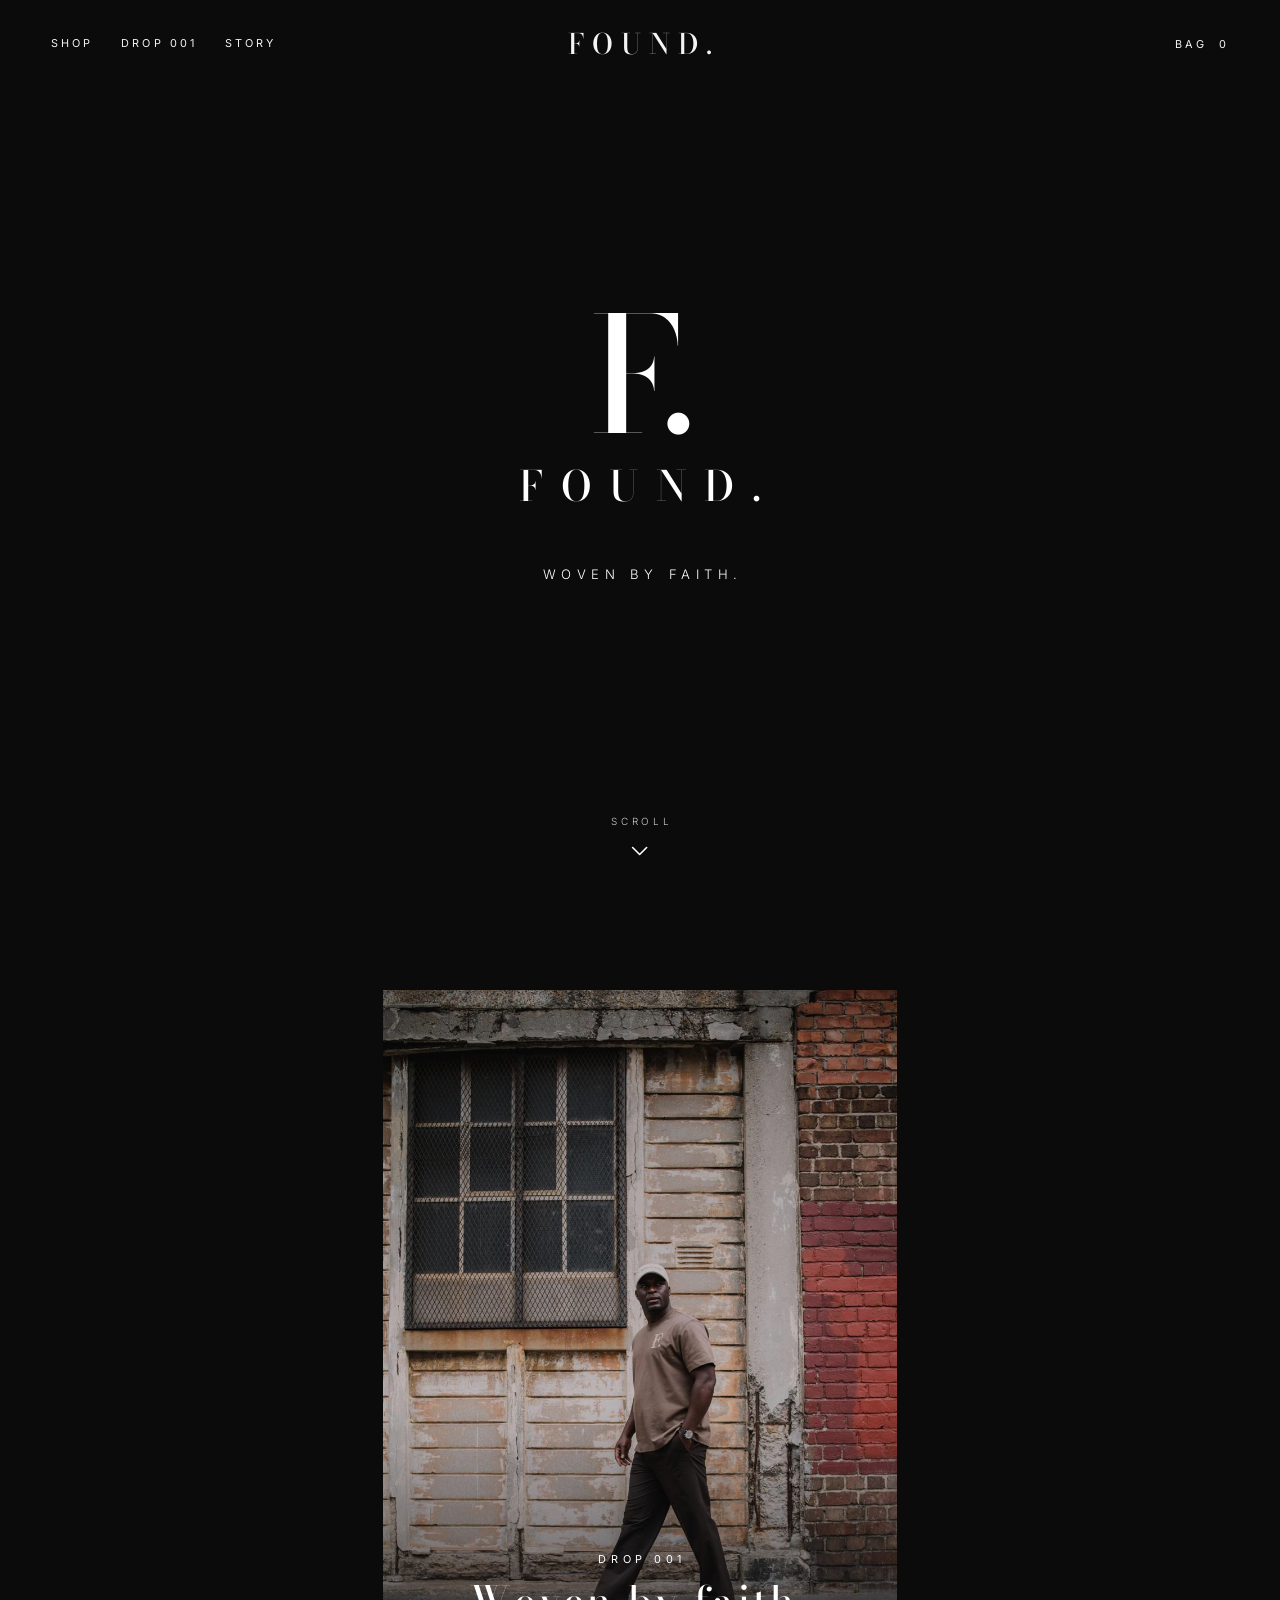
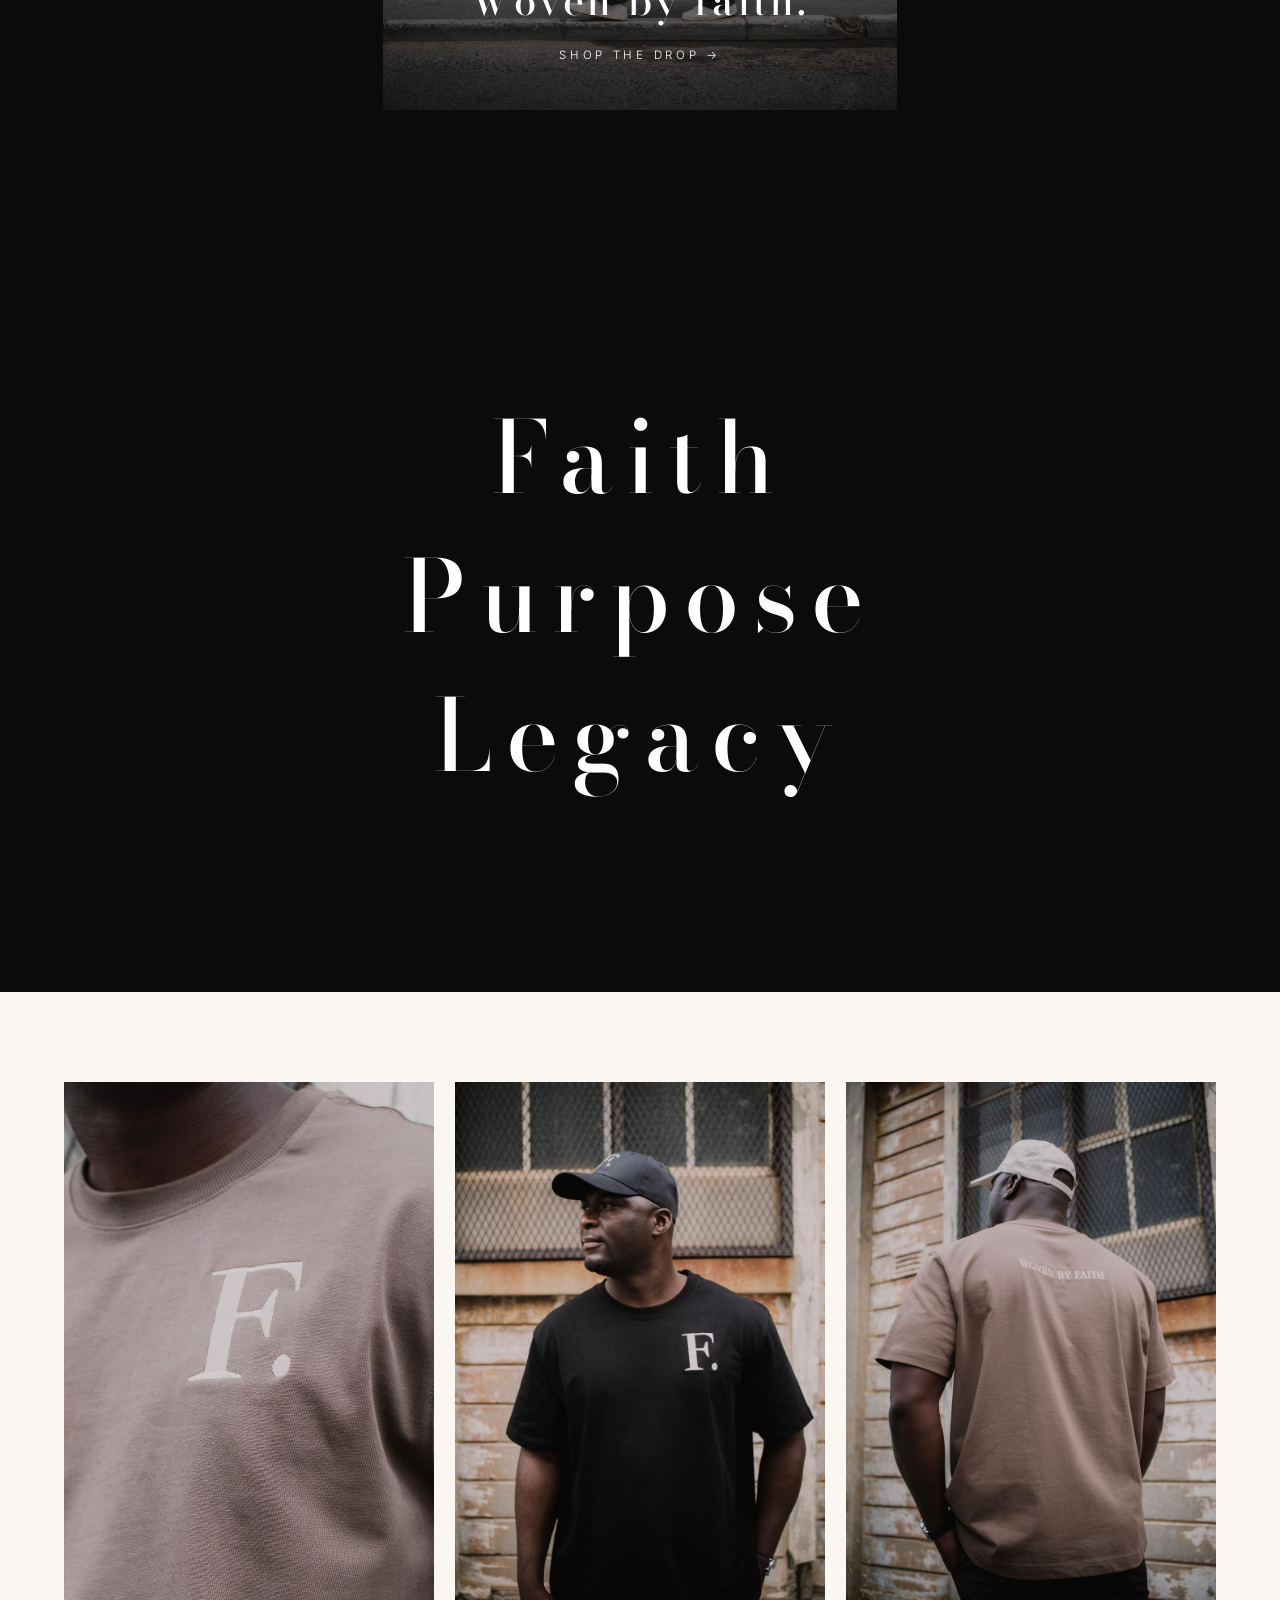
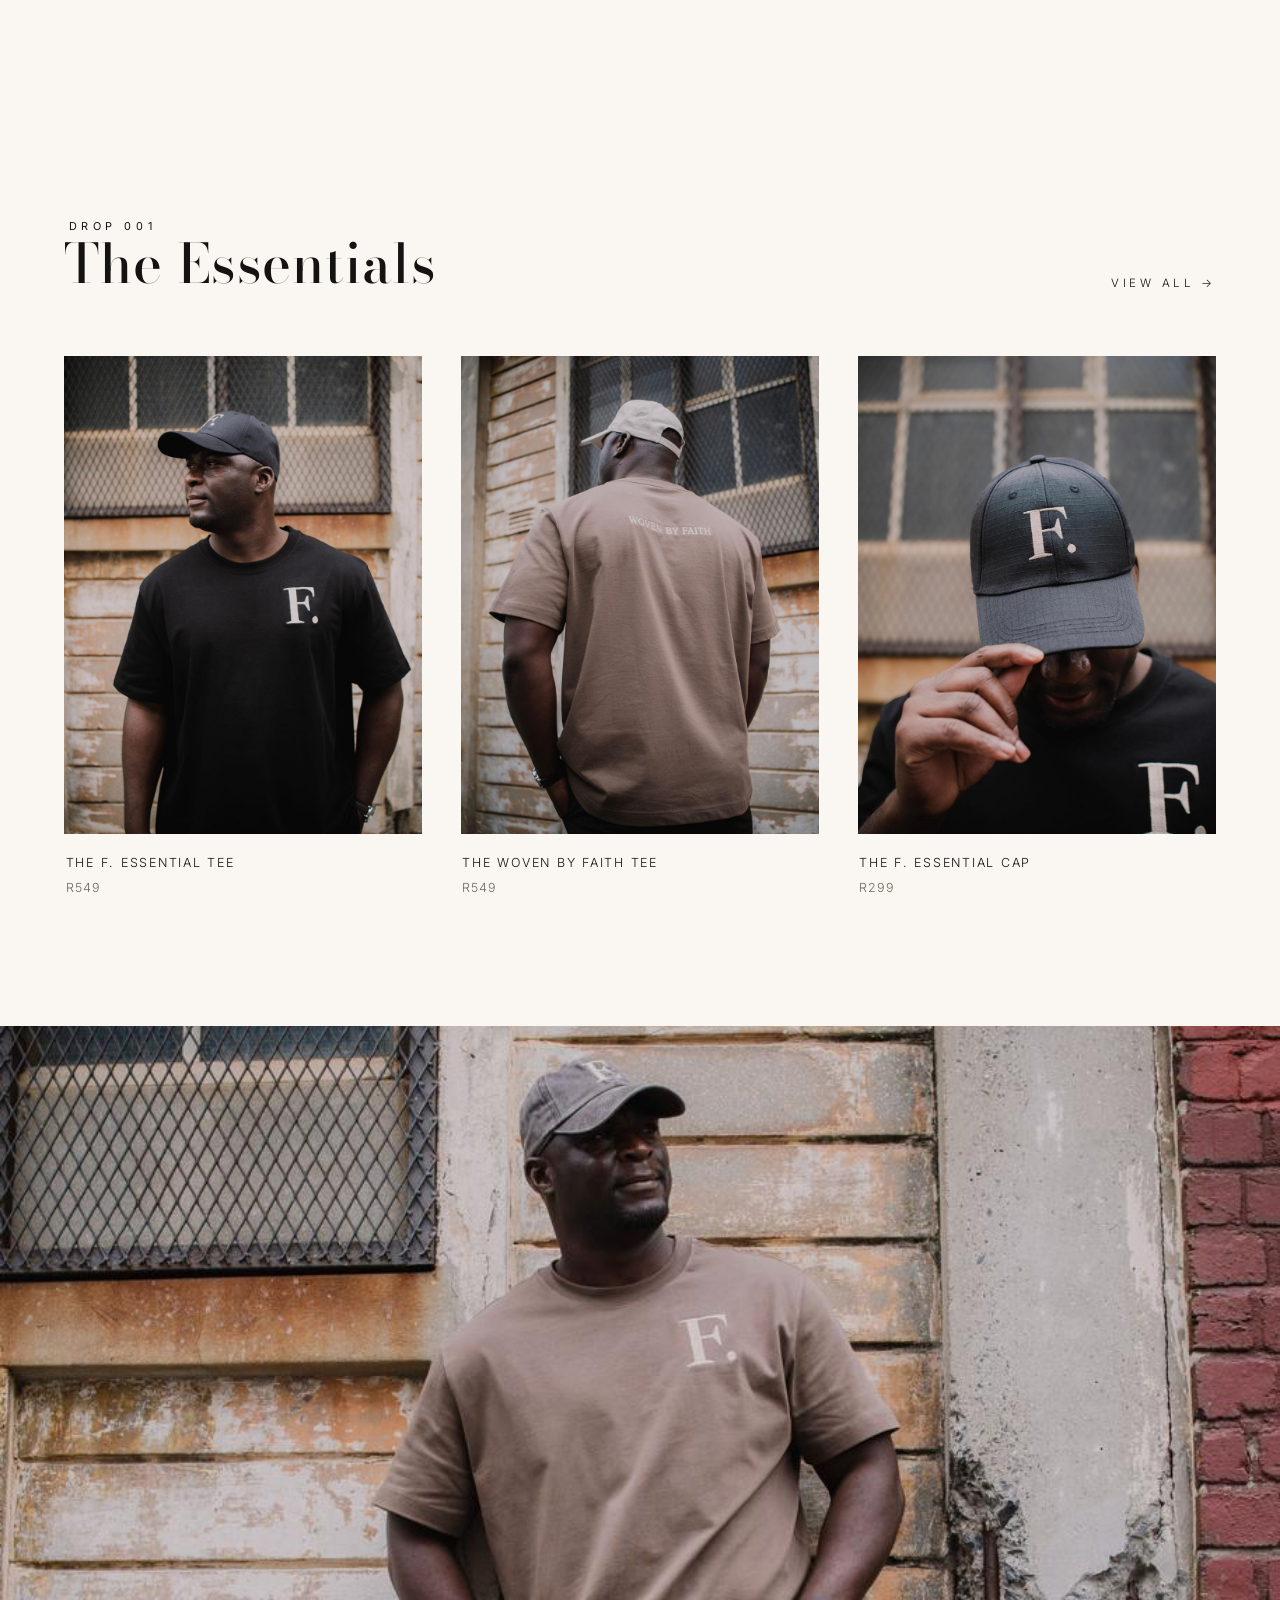
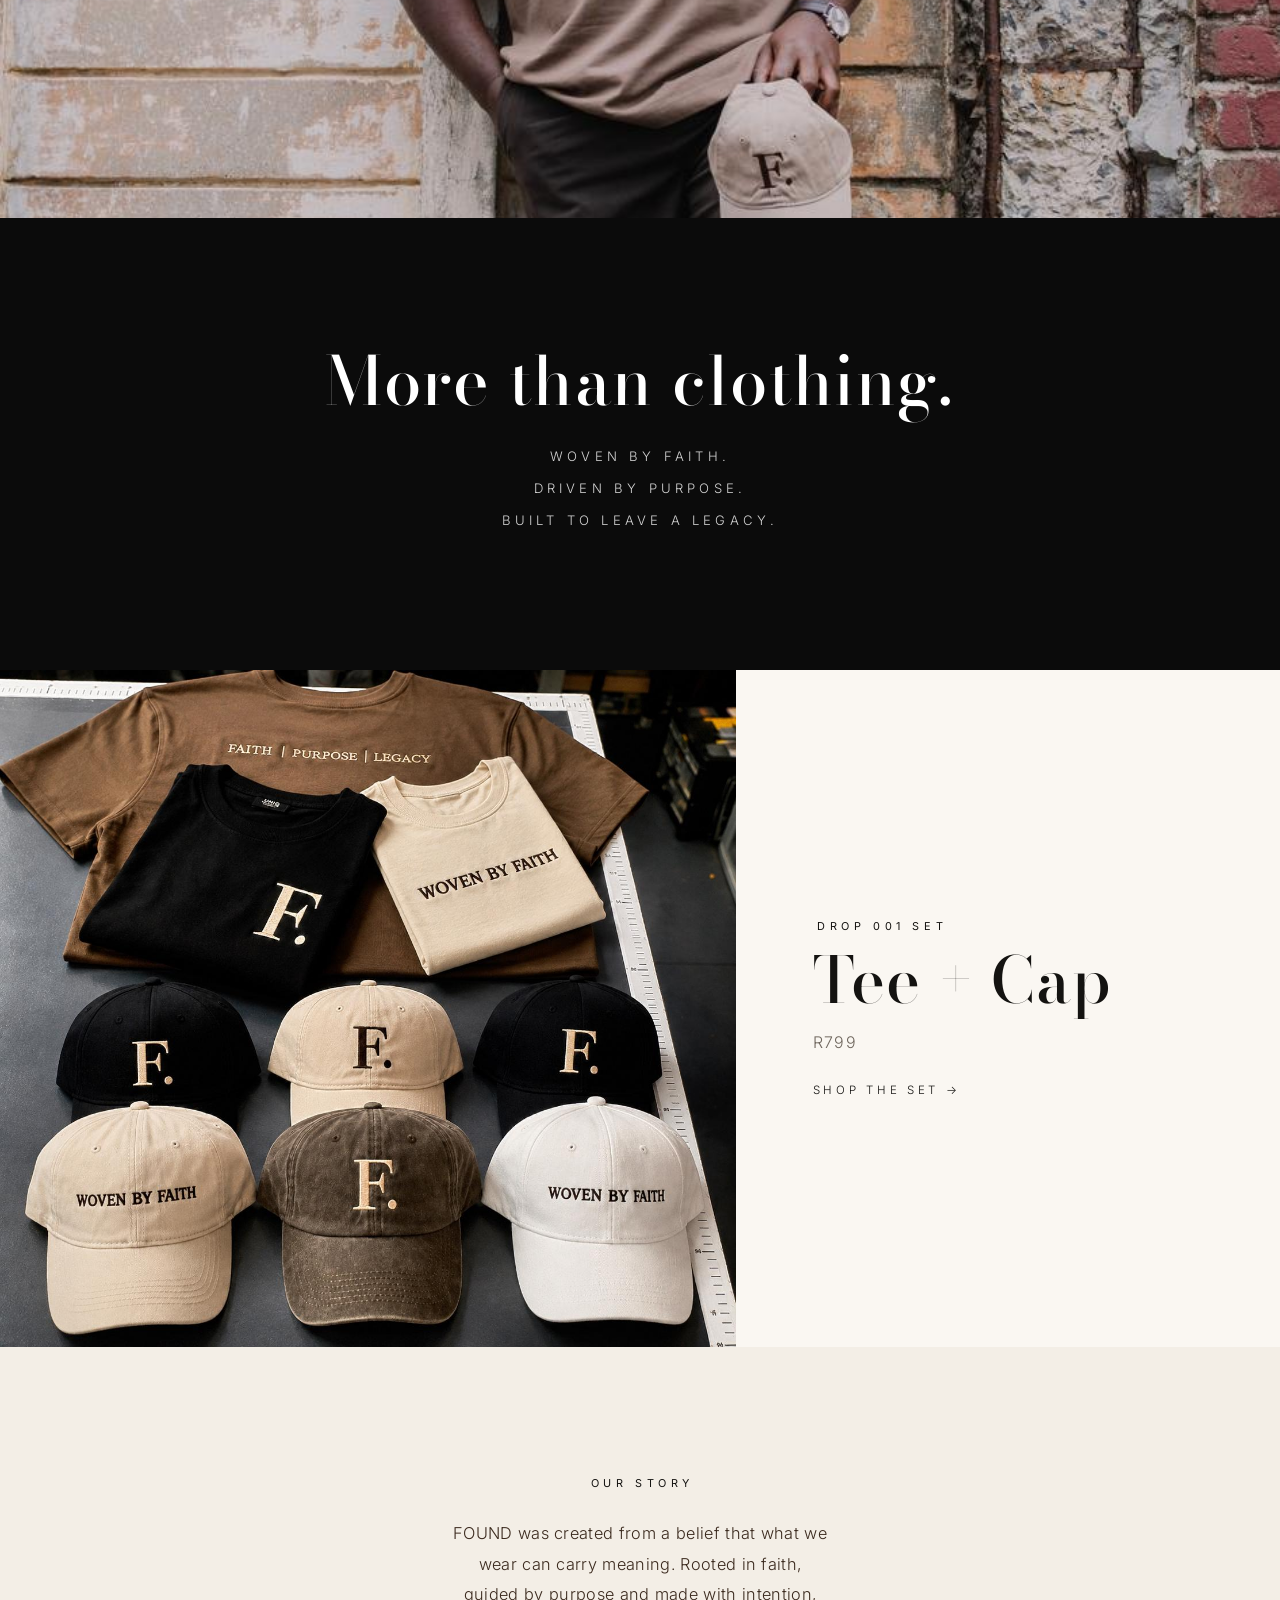
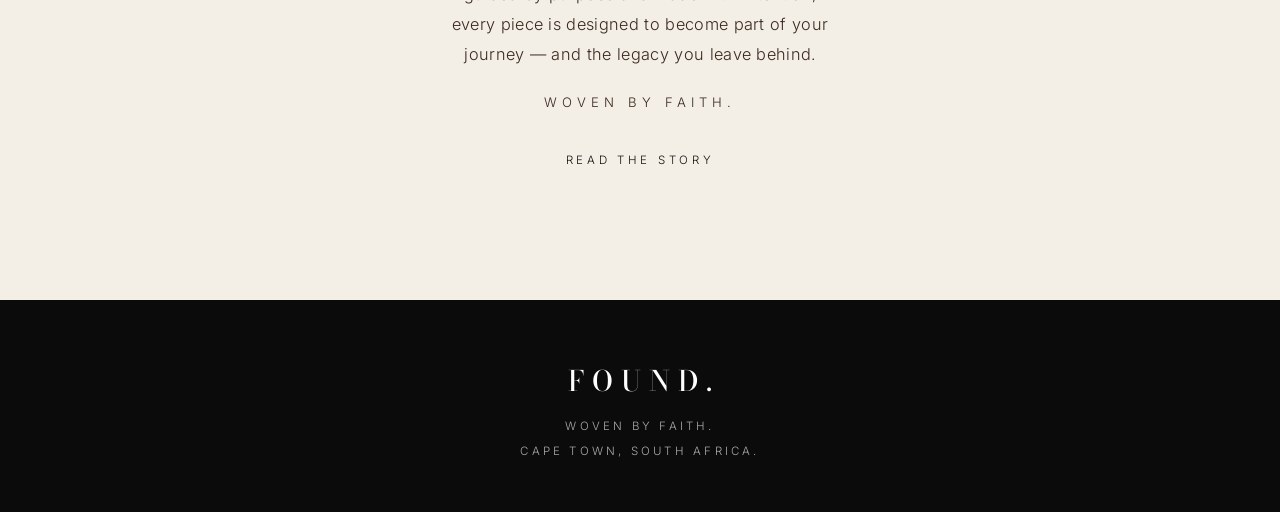
<file: index.html>
<!DOCTYPE html>
<html lang="en">
  <head>
    <meta charset="UTF-8" />
    <meta name="viewport" content="width=device-width, initial-scale=1.0" />
    <title>FOUND.</title>
    <meta
      name="description"
      content="FOUND. — Woven by faith. Driven by purpose. Built to leave a legacy. Drop 001."
    />
    <link rel="icon" href="assets/mark-f.jpg" />
    <link rel="preconnect" href="https://fonts.googleapis.com" />
    <link rel="preconnect" href="https://fonts.gstatic.com" crossorigin />
    <link
      href="https://fonts.googleapis.com/css2?family=Bodoni+Moda:ital,opsz,wght@0,6..96,500;0,6..96,600;1,6..96,500&family=Inter:wght@300;400;500&display=swap"
      rel="stylesheet"
    />
    <link rel="stylesheet" href="css/styles.css" />
  </head>
  <body class="is-locked">
    <div class="preloader" aria-hidden="true">
      <span class="preloader__mark">F.</span>
      <span class="preloader__name">FOUND.</span>
      <div class="preloader__bar"><span></span></div>
    </div>

    <header class="site-header">
      <div class="nav-left">
        <button class="menu-btn" type="button" data-open-menu>Menu</button>
        <a class="nav-link" href="shop.html">Shop</a>
        <a class="nav-link" href="#drop">Drop 001</a>
        <a class="nav-link" href="story.html">Story</a>
      </div>
      <a class="logo" href="index.html">FOUND.</a>
      <div class="nav-right">
        <button class="bag-btn" type="button" data-open-cart>
          Bag <span class="bag-count" data-bag-count>0</span>
        </button>
      </div>
    </header>

    <nav class="mobile-nav" aria-label="Mobile">
      <button class="mobile-close" type="button" data-close-menu>Close</button>
      <a href="index.html" data-close-menu>Home</a>
      <a href="shop.html">Shop</a>
      <a href="story.html">Story</a>
      <a href="#drop" data-close-menu>Drop 001</a>
    </nav>

    <main>
      <section class="intro">
        <div class="intro__lockup">
          <p class="intro__mark reveal">F.</p>
          <h1 class="intro__brand reveal reveal-delay-1">FOUND.</h1>
          <p class="intro__line reveal reveal-delay-3">Woven by faith.</p>
        </div>
        <a class="intro__scroll" href="#campaign" aria-label="Scroll to continue">
          <span>Scroll</span>
          <svg viewBox="0 0 24 24" aria-hidden="true">
            <path d="M6 9l6 6 6-6" />
          </svg>
        </a>
      </section>

      <section class="hero" id="campaign" aria-label="Campaign">
        <div class="hero__frame">
          <img
            src="images/WhatsApp%20Image%202026-09-03%20at%2008.32.07%20(2).jpeg"
            alt="FOUND Drop 001"
            fetchpriority="high"
          />
          <div class="hero__veil"></div>
          <div class="hero__content">
            <p class="eyebrow">Drop 001</p>
            <h2 class="display">Woven by faith.</h2>
            <a class="text-link" href="shop.html">Shop the drop →</a>
          </div>
        </div>
      </section>

      <section class="brand-statement" id="drop">
        <p class="in-view">Faith</p>
        <p class="in-view">Purpose</p>
        <p class="in-view">Legacy</p>
      </section>

      <section class="editorial-trio">
        <figure>
          <img
            src="images/WhatsApp%20Image%202026-09-03%20at%2008.32.07%20(1).jpeg"
            alt="The F. mark embroidered on the chest"
            loading="lazy"
          />
        </figure>
        <figure>
          <img
            src="images/black_tee_front.jpeg"
            alt="The F. Essential Tee in Black"
            loading="lazy"
          />
        </figure>
        <figure>
          <img
            src="images/WhatsApp%20Image%202026-09-03%20at%2008.32.07%20(3).jpeg"
            alt="Woven by faith embroidered across the back"
            loading="lazy"
          />
        </figure>
      </section>

      <section class="collection section-pad">
        <div class="collection__head">
          <div>
            <p class="eyebrow">Drop 001</p>
            <h2 class="display">The Essentials</h2>
          </div>
          <a class="text-link" href="shop.html">View all →</a>
        </div>
        <div class="product-grid" data-home-grid></div>
      </section>

      <section class="manifesto">
        <img
          src="images/WhatsApp%20Image%202026-09-03%20at%2008.32.07%20(5).jpeg"
          alt="FOUND Drop 001"
          loading="lazy"
        />
        <div class="manifesto__copy in-view">
          <h2 class="display">More than clothing.</h2>
          <p>Woven by faith.</p>
          <p>Driven by purpose.</p>
          <p>Built to leave a legacy.</p>
        </div>
      </section>

      <section class="drop-set">
        <img src="images/caps and tees.jpeg" alt="Drop 001 Set" loading="lazy" />
        <div class="drop-set__copy">
          <p class="eyebrow">Drop 001 Set</p>
          <h2 class="display">Tee + Cap</h2>
          <p class="drop-set__price">R799</p>
          <a class="text-link" href="product.html?id=drop-001-set">Shop the set →</a>
        </div>
      </section>

      <section class="story-band section-pad">
        <p class="eyebrow in-view">Our story</p>
        <p class="story-band__body in-view">
          FOUND was created from a belief that what we wear can carry meaning. Rooted in faith, guided by purpose and made with intention, every piece is designed to become part of your journey — and the legacy you leave behind.
        </p>
        <p class="lede in-view">Woven by Faith.</p>
        <a class="text-link in-view" href="story.html">Read the story</a>
      </section>

      <section class="join-chapter" hidden>
        <h2 class="display">Join the chapter</h2>
        <p>Be first when the next drop is released.</p>
        <form data-newsletter>
          <input type="email" required placeholder="Email address" aria-label="Email address" />
          <button type="submit">Enter</button>
        </form>
      </section>
    </main>

    <footer class="site-footer">
      <div class="footer-simple">
        <a class="logo" href="index.html">FOUND.</a>
        <p>Woven by faith.</p>
        <p>Cape Town, South Africa.</p>
      </div>
    </footer>

    <div class="cart-backdrop" data-close-cart></div>
    <aside class="cart" aria-label="Bag">
      <div class="cart-head">
        <h2>Bag</h2>
        <button type="button" data-close-cart>Close</button>
      </div>
      <div class="cart-body" data-cart-body></div>
      <div class="cart-foot" data-cart-foot hidden>
        <div class="cart-subtotal">
          <span>Subtotal</span>
          <span data-subtotal>R0</span>
        </div>
        <a class="checkout-btn" href="checkout.html">Checkout</a>
        <p class="checkout-note">Bank transfer only. Delivery is added at checkout.</p>
      </div>
    </aside>

    <script src="js/config.js"></script>
    <script src="js/app.js"></script>
  </body>
</html>
</file>
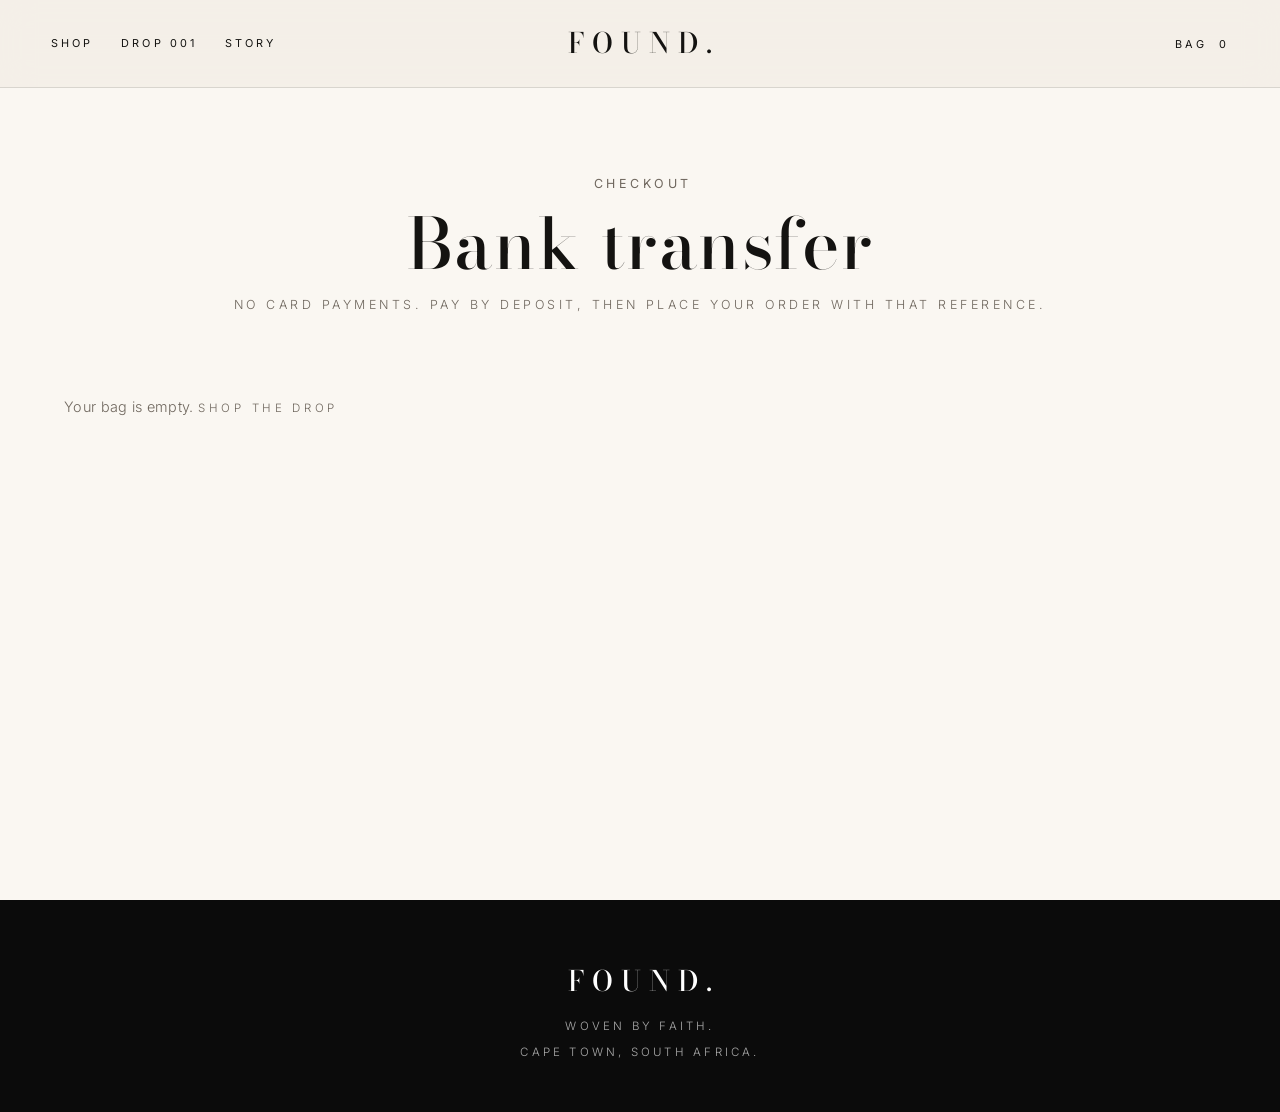
<file: checkout.html>
<!DOCTYPE html>
<html lang="en">
  <head>
    <meta charset="UTF-8" />
    <meta name="viewport" content="width=device-width, initial-scale=1.0" />
    <title>Checkout — FOUND.</title>
    <meta name="description" content="Place a FOUND. order by bank transfer." />
    <link rel="icon" href="assets/mark-f.jpg" />
    <link rel="preconnect" href="https://fonts.googleapis.com" />
    <link rel="preconnect" href="https://fonts.gstatic.com" crossorigin />
    <link
      href="https://fonts.googleapis.com/css2?family=Bodoni+Moda:ital,opsz,wght@0,6..96,500;0,6..96,600;1,6..96,500&family=Inter:wght@300;400;500&display=swap"
      rel="stylesheet"
    />
    <link rel="stylesheet" href="css/styles.css" />
  </head>
  <body>
    <header class="site-header" data-solid="true">
      <div class="nav-left">
        <button class="menu-btn" type="button" data-open-menu>Menu</button>
        <a class="nav-link" href="shop.html">Shop</a>
        <a class="nav-link" href="index.html#drop">Drop 001</a>
        <a class="nav-link" href="story.html">Story</a>
      </div>
      <a class="logo" href="index.html">FOUND.</a>
      <div class="nav-right">
        <button class="bag-btn" type="button" data-open-cart>
          Bag <span class="bag-count" data-bag-count>0</span>
        </button>
      </div>
    </header>

    <nav class="mobile-nav" aria-label="Mobile">
      <button class="mobile-close" type="button" data-close-menu>Close</button>
      <a href="index.html">Home</a>
      <a href="shop.html">Shop</a>
      <a href="story.html">Story</a>
    </nav>

    <main class="checkout-page">
      <header class="page-hero">
        <p class="eyebrow">Checkout</p>
        <h1 class="display">Bank transfer</h1>
        <p>No card payments. Pay by deposit, then place your order with that reference.</p>
      </header>

      <div class="checkout-layout" data-checkout-app>
        <form class="checkout-panel" data-order-form novalidate>
          <section>
            <h2>Delivery</h2>
            <div class="field-grid">
              <label>
                First name
                <input type="text" name="firstName" required autocomplete="given-name" />
              </label>
              <label>
                Surname
                <input type="text" name="lastName" required autocomplete="family-name" />
              </label>
              <label class="span-2">
                Email
                <input type="email" name="email" required autocomplete="email" />
              </label>
              <label class="span-2">
                Phone
                <input type="tel" name="phone" required autocomplete="tel" />
              </label>
              <label class="span-2">
                Street address
                <input type="text" name="address" required autocomplete="street-address" />
              </label>
              <label>
                City
                <input type="text" name="city" required autocomplete="address-level2" />
              </label>
              <label>
                Province
                <select name="province" required>
                  <option value="">Select</option>
                  <option>Eastern Cape</option>
                  <option>Free State</option>
                  <option>Gauteng</option>
                  <option>KwaZulu-Natal</option>
                  <option>Limpopo</option>
                  <option>Mpumalanga</option>
                  <option>North West</option>
                  <option>Northern Cape</option>
                  <option>Western Cape</option>
                </select>
              </label>
              <label>
                Postal code
                <input type="text" name="postal" required autocomplete="postal-code" />
              </label>
              <label>
                Country
                <input type="text" name="country" value="South Africa" required />
              </label>
              <label class="span-2">
                Order notes (optional)
                <textarea name="notes" rows="3" placeholder="Delivery notes"></textarea>
              </label>
            </div>
          </section>

          <section>
            <h2>Payment</h2>
            <div class="pay-method is-selected">
              <p class="pay-method__title">Bank transfer / bank deposit</p>
              <p class="pay-method__note">Cards are not accepted. Transfer the order total, then enter the reference you used.</p>
            </div>

            <dl class="bank-box" data-bank-box></dl>

            <p class="ref-guide">
              Use this format on the transfer:
              <strong data-ref-suggest>Name_Surname</strong>
              <button type="button" class="text-link" data-use-suggest>Use this reference</button>
            </p>

            <label class="ref-field">
              Bank reference you used
              <input
                type="text"
                name="reference"
                required
                minlength="3"
                autocomplete="off"
                placeholder="Name_Surname"
                data-reference
              />
            </label>
            <p class="ref-warn" data-ref-warn hidden>
              Enter the exact reference from your bank transfer before you can place the order. An incorrect reference can delay or dispute the order.
            </p>
            <p class="ref-hint">
              The reference must match the one on your deposit. We use it to find your payment.
            </p>
          </section>

          <p class="form-error" data-form-error hidden></p>
          <button class="add-btn" type="submit" data-place-order disabled>Place order</button>
        </form>

        <aside class="checkout-summary">
          <h2>Your bag</h2>
          <div data-checkout-items></div>
          <div class="summary-totals">
            <div class="summary-line">
              <span>Subtotal</span>
              <span data-checkout-subtotal>R0</span>
            </div>
            <div class="summary-line">
              <span>Delivery</span>
              <span data-checkout-delivery>R0</span>
            </div>
          </div>
          <div class="cart-subtotal">
            <span>Total</span>
            <span data-checkout-total>R0</span>
          </div>
          <p class="checkout-note" data-delivery-note></p>
          <p class="checkout-note">You will receive an email confirmation after placing the order.</p>
        </aside>
      </div>

      <section class="checkout-done" data-checkout-done hidden>
        <p class="eyebrow">Order received</p>
        <h2 class="display" data-done-id>Thank you.</h2>
        <p data-done-copy></p>
        <a class="text-link" href="shop.html">Continue</a>
      </section>
    </main>

    <footer class="site-footer">
      <div class="footer-simple">
        <a class="logo" href="index.html">FOUND.</a>
        <p>Woven by faith.</p>
        <p>Cape Town, South Africa.</p>
      </div>
    </footer>

    <div class="cart-backdrop" data-close-cart></div>
    <aside class="cart" aria-label="Bag">
      <div class="cart-head">
        <h2>Bag</h2>
        <button type="button" data-close-cart>Close</button>
      </div>
      <div class="cart-body" data-cart-body></div>
      <div class="cart-foot" data-cart-foot hidden>
        <div class="cart-subtotal">
          <span>Subtotal</span>
          <span data-subtotal>R0</span>
        </div>
        <a class="checkout-btn" href="checkout.html">Checkout</a>
        <p class="checkout-note">Bank transfer only. Delivery is added at checkout.</p>
      </div>
    </aside>

    <script src="js/config.js"></script>
    <script src="js/app.js"></script>
    <script src="js/checkout.js"></script>
  </body>
</html>
</file>
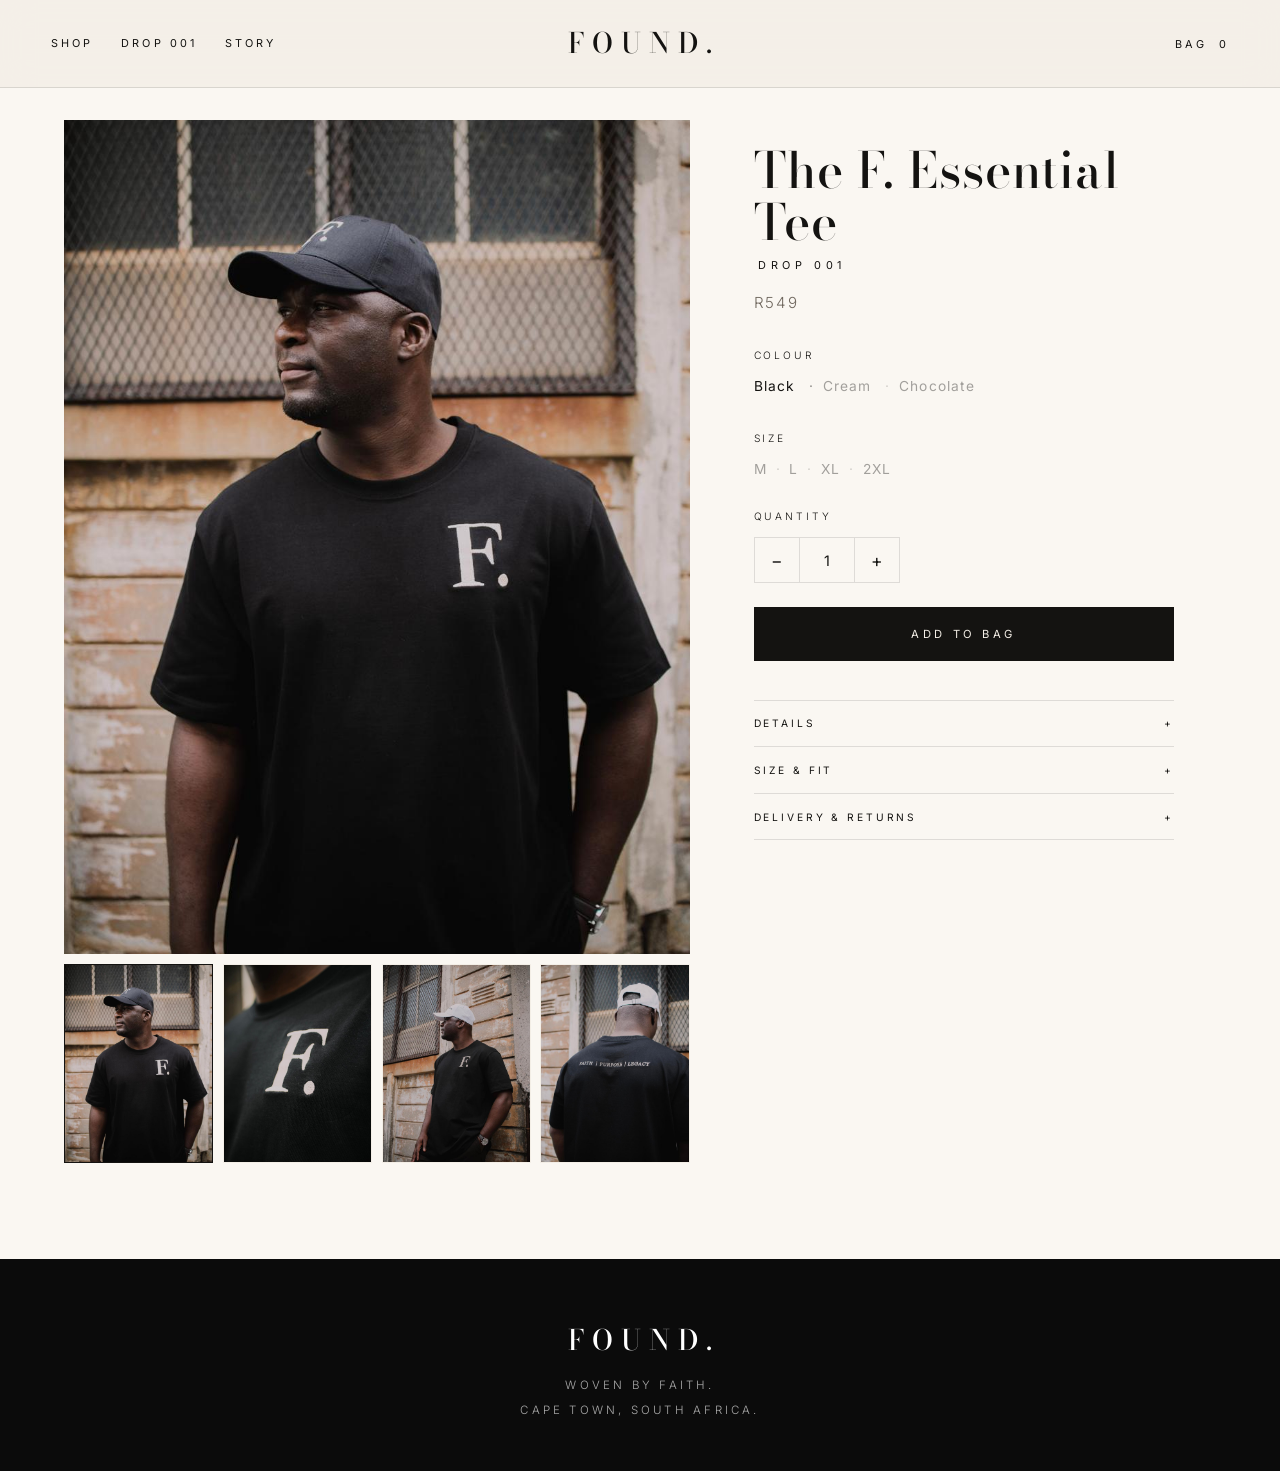
<file: product.html>
<!DOCTYPE html>
<html lang="en">
  <head>
    <meta charset="UTF-8" />
    <meta name="viewport" content="width=device-width, initial-scale=1.0" />
    <title>Product — FOUND.</title>
    <meta name="description" content="Drop 001 from FOUND." />
    <link rel="icon" href="assets/mark-f.jpg" />
    <link rel="preconnect" href="https://fonts.googleapis.com" />
    <link rel="preconnect" href="https://fonts.gstatic.com" crossorigin />
    <link
      href="https://fonts.googleapis.com/css2?family=Bodoni+Moda:ital,opsz,wght@0,6..96,500;0,6..96,600;1,6..96,500&family=Inter:wght@300;400;500&display=swap"
      rel="stylesheet"
    />
    <link rel="stylesheet" href="css/styles.css" />
  </head>
  <body>
    <header class="site-header" data-solid="true">
      <div class="nav-left">
        <button class="menu-btn" type="button" data-open-menu>Menu</button>
        <a class="nav-link" href="shop.html">Shop</a>
        <a class="nav-link" href="index.html#drop">Drop 001</a>
        <a class="nav-link" href="story.html">Story</a>
      </div>
      <a class="logo" href="index.html">FOUND.</a>
      <div class="nav-right">
        <button class="bag-btn" type="button" data-open-cart>
          Bag <span class="bag-count" data-bag-count>0</span>
        </button>
      </div>
    </header>

    <nav class="mobile-nav" aria-label="Mobile">
      <button class="mobile-close" type="button" data-close-menu>Close</button>
      <a href="index.html">Home</a>
      <a href="shop.html">Shop</a>
      <a href="story.html">Story</a>
    </nav>

    <main class="pdp" data-pdp>
      <div class="pdp-gallery">
        <div class="pdp-gallery__main">
          <img data-pdp-main src="images/black_tee_front.jpeg" alt="" />
        </div>
        <div class="pdp-thumbs" data-pdp-thumbs></div>
      </div>
      <div class="pdp-info">
        <h1 class="display" data-pdp-name>The F. Essential Tee</h1>
        <p class="eyebrow" data-pdp-drop>Drop 001</p>
        <p class="pdp-price" data-pdp-price>R549</p>

        <div class="color-row">
          <p>Colour</p>
          <div class="color-options" data-color-options></div>
        </div>

        <div class="size-row">
          <p>Size</p>
          <div class="size-options" data-size-options></div>
        </div>

        <div class="qty-row">
          <p>Quantity</p>
          <div class="qty-picker">
            <button type="button" data-pdp-qty="-1" aria-label="Decrease quantity">−</button>
            <input
              type="number"
              min="1"
              max="20"
              value="1"
              inputmode="numeric"
              data-pdp-qty-input
              aria-label="Quantity"
            />
            <button type="button" data-pdp-qty="1" aria-label="Increase quantity">+</button>
          </div>
        </div>

        <button class="add-btn" type="button" data-add>Add to bag</button>

        <div class="pdp-acc">
          <div class="pdp-acc__item" data-acc-item>
            <button type="button" data-acc>Details <span>+</span></button>
            <div class="pdp-acc__body" data-acc-details></div>
          </div>
          <div class="pdp-acc__item" data-acc-item>
            <button type="button" data-acc>Size &amp; Fit <span>+</span></button>
            <div class="pdp-acc__body" data-acc-fit></div>
          </div>
          <div class="pdp-acc__item" data-acc-item>
            <button type="button" data-acc>Delivery &amp; Returns <span>+</span></button>
            <div class="pdp-acc__body" data-acc-delivery></div>
          </div>
        </div>
      </div>
    </main>

    <footer class="site-footer">
      <div class="footer-simple">
        <a class="logo" href="index.html">FOUND.</a>
        <p>Woven by faith.</p>
        <p>Cape Town, South Africa.</p>
      </div>
    </footer>

    <div class="cart-backdrop" data-close-cart></div>
    <aside class="cart" aria-label="Bag">
      <div class="cart-head">
        <h2>Bag</h2>
        <button type="button" data-close-cart>Close</button>
      </div>
      <div class="cart-body" data-cart-body></div>
      <div class="cart-foot" data-cart-foot hidden>
        <div class="cart-subtotal">
          <span>Subtotal</span>
          <span data-subtotal>R0</span>
        </div>
        <a class="checkout-btn" href="checkout.html">Checkout</a>
        <p class="checkout-note">Bank transfer only. Delivery is added at checkout.</p>
      </div>
    </aside>

    <script src="js/config.js"></script>
    <script src="js/app.js"></script>
  </body>
</html>
</file>
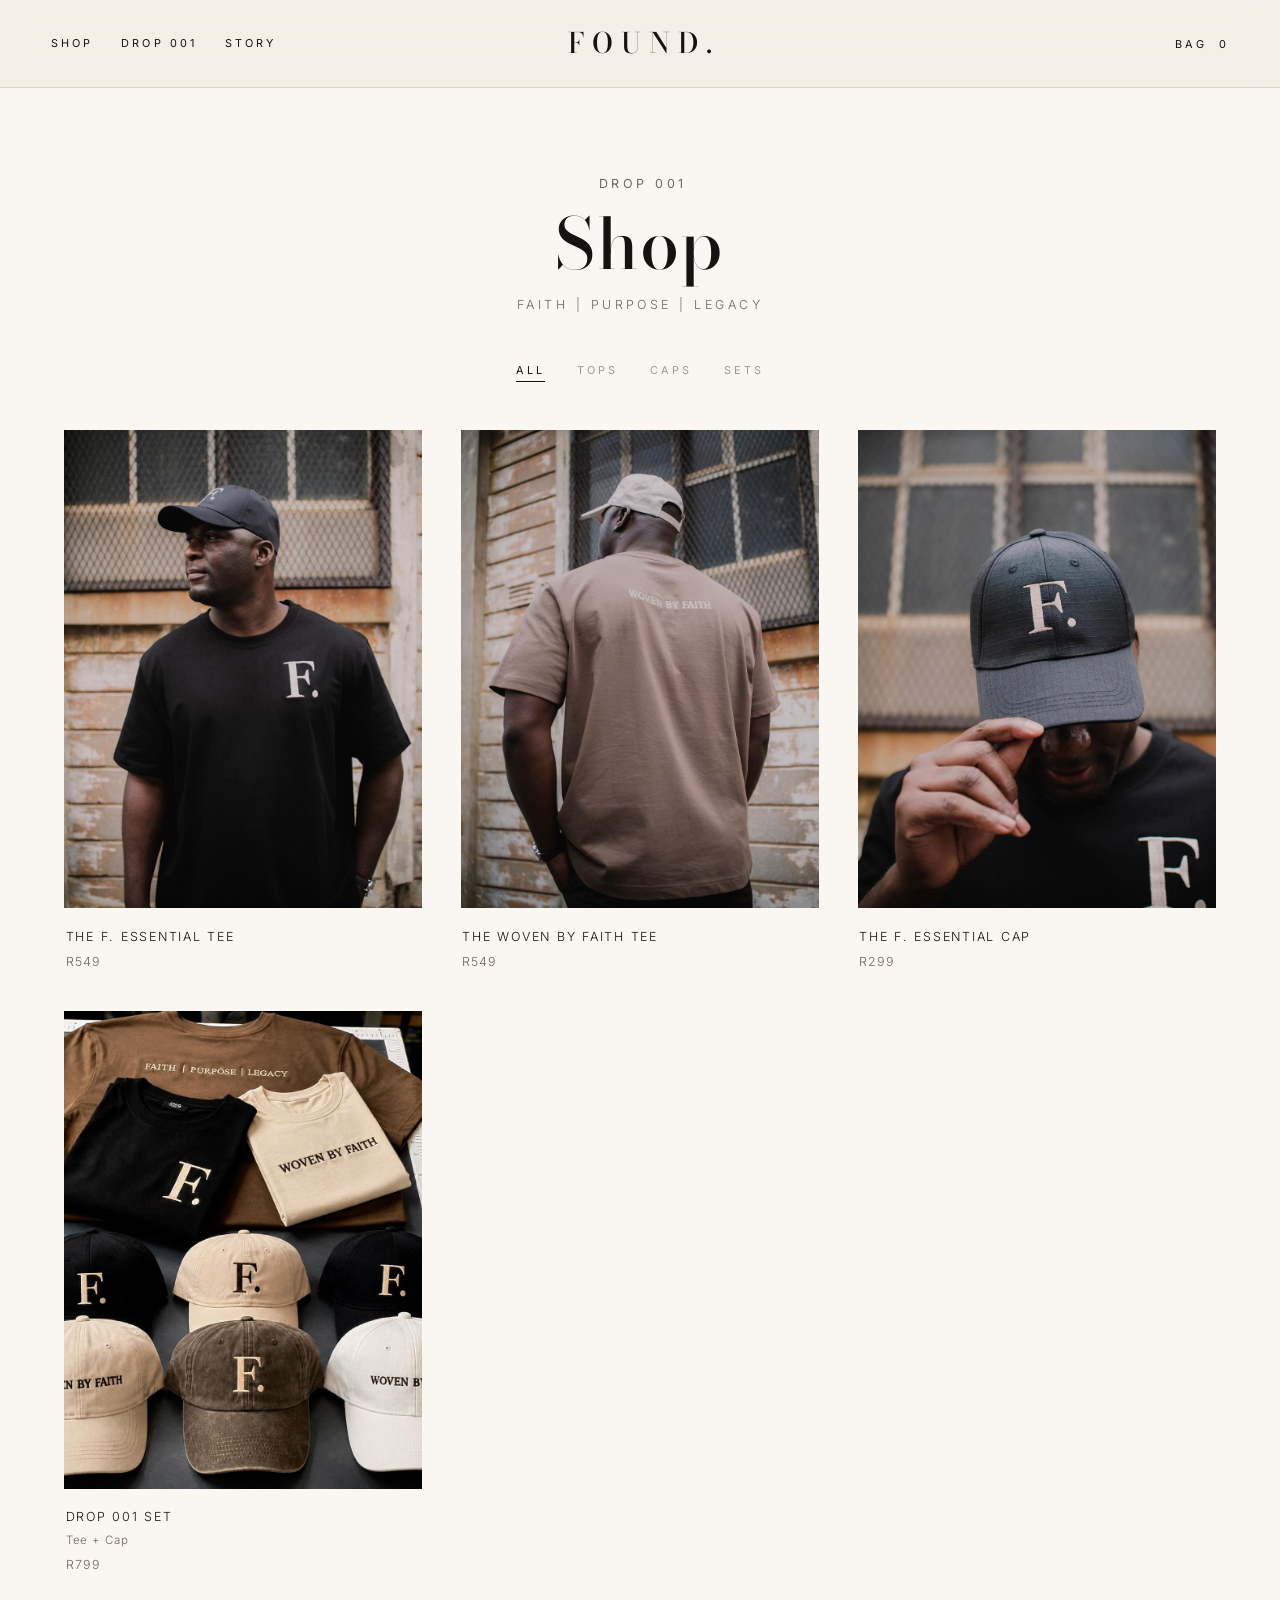
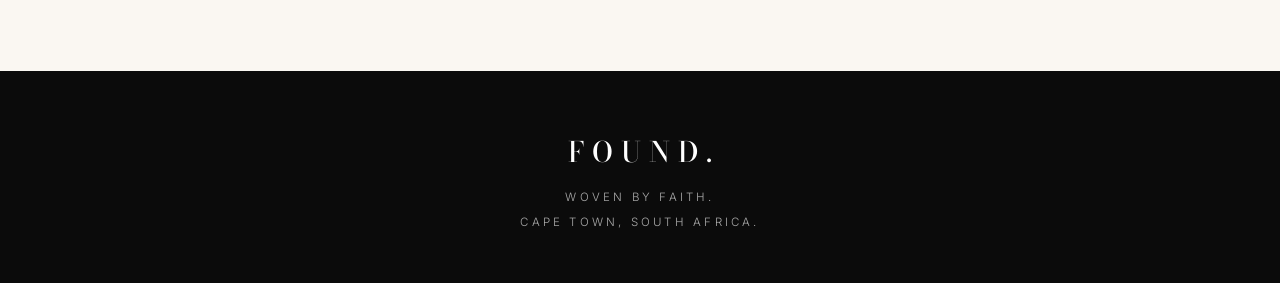
<file: shop.html>
<!DOCTYPE html>
<html lang="en">
  <head>
    <meta charset="UTF-8" />
    <meta name="viewport" content="width=device-width, initial-scale=1.0" />
    <title>Shop — FOUND.</title>
    <meta name="description" content="Drop 001. The F. Essential Tee, The Woven By Faith Tee, The F. Essential Cap." />
    <link rel="icon" href="assets/mark-f.jpg" />
    <link rel="preconnect" href="https://fonts.googleapis.com" />
    <link rel="preconnect" href="https://fonts.gstatic.com" crossorigin />
    <link
      href="https://fonts.googleapis.com/css2?family=Bodoni+Moda:ital,opsz,wght@0,6..96,500;0,6..96,600;1,6..96,500&family=Inter:wght@300;400;500&display=swap"
      rel="stylesheet"
    />
    <link rel="stylesheet" href="css/styles.css" />
  </head>
  <body>
    <header class="site-header" data-solid="true">
      <div class="nav-left">
        <button class="menu-btn" type="button" data-open-menu>Menu</button>
        <a class="nav-link" href="shop.html">Shop</a>
        <a class="nav-link" href="index.html#drop">Drop 001</a>
        <a class="nav-link" href="story.html">Story</a>
      </div>
      <a class="logo" href="index.html">FOUND.</a>
      <div class="nav-right">
        <button class="bag-btn" type="button" data-open-cart>
          Bag <span class="bag-count" data-bag-count>0</span>
        </button>
      </div>
    </header>

    <nav class="mobile-nav" aria-label="Mobile">
      <button class="mobile-close" type="button" data-close-menu>Close</button>
      <a href="index.html">Home</a>
      <a href="shop.html">Shop</a>
      <a href="story.html">Story</a>
    </nav>

    <main class="shop-page">
      <header class="page-hero">
        <p class="eyebrow">Drop 001</p>
        <h1 class="display">Shop</h1>
        <p>Faith | Purpose | Legacy</p>
      </header>

      <div class="shop-toolbar">
        <button class="filter-btn is-active" type="button" data-filter="all">All</button>
        <button class="filter-btn" type="button" data-filter="tops">Tops</button>
        <button class="filter-btn" type="button" data-filter="accessories">Caps</button>
        <button class="filter-btn" type="button" data-filter="sets">Sets</button>
      </div>

      <section class="shop-grid">
        <div class="product-grid" data-shop-grid></div>
      </section>
    </main>

    <footer class="site-footer">
      <div class="footer-simple">
        <a class="logo" href="index.html">FOUND.</a>
        <p>Woven by faith.</p>
        <p>Cape Town, South Africa.</p>
      </div>
    </footer>

    <div class="cart-backdrop" data-close-cart></div>
    <aside class="cart" aria-label="Bag">
      <div class="cart-head">
        <h2>Bag</h2>
        <button type="button" data-close-cart>Close</button>
      </div>
      <div class="cart-body" data-cart-body></div>
      <div class="cart-foot" data-cart-foot hidden>
        <div class="cart-subtotal">
          <span>Subtotal</span>
          <span data-subtotal>R0</span>
        </div>
        <a class="checkout-btn" href="checkout.html">Checkout</a>
        <p class="checkout-note">Bank transfer only. Delivery is added at checkout.</p>
      </div>
    </aside>

    <script src="js/config.js"></script>
    <script src="js/app.js"></script>
  </body>
</html>
</file>
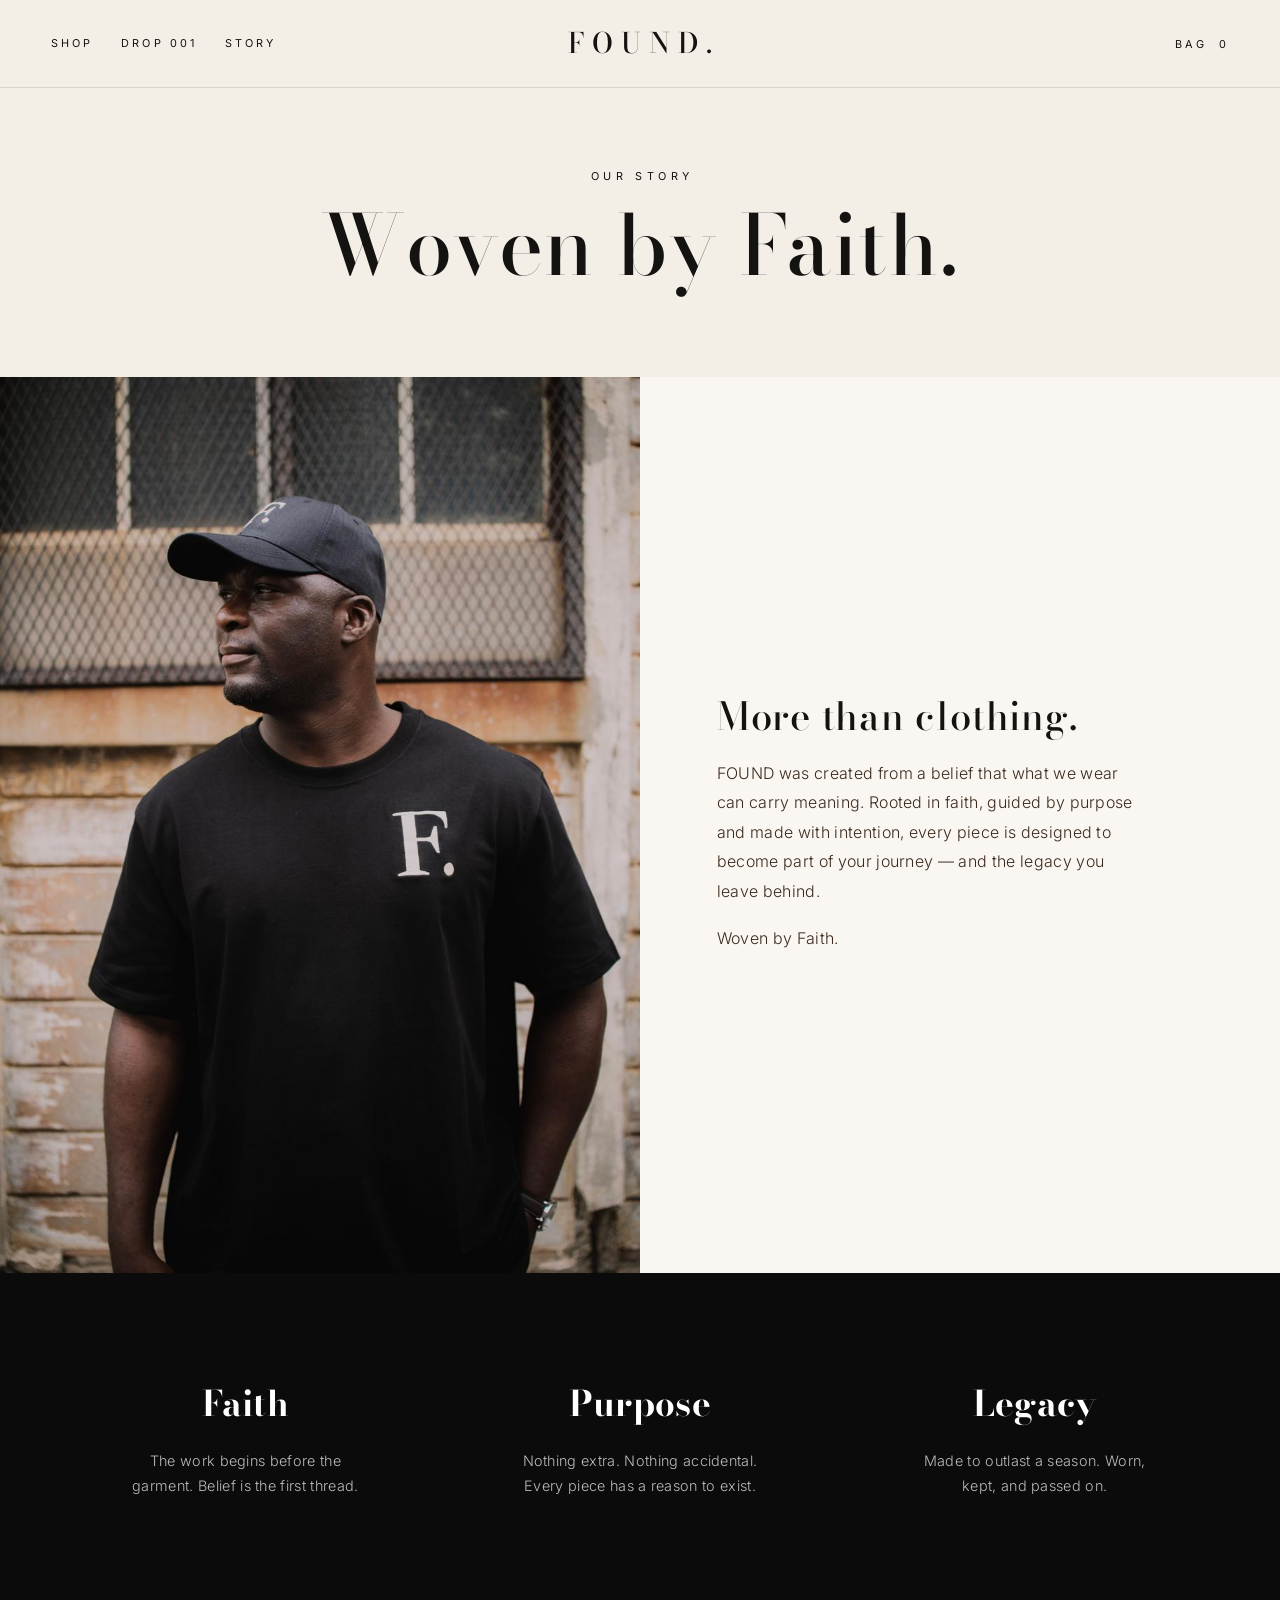
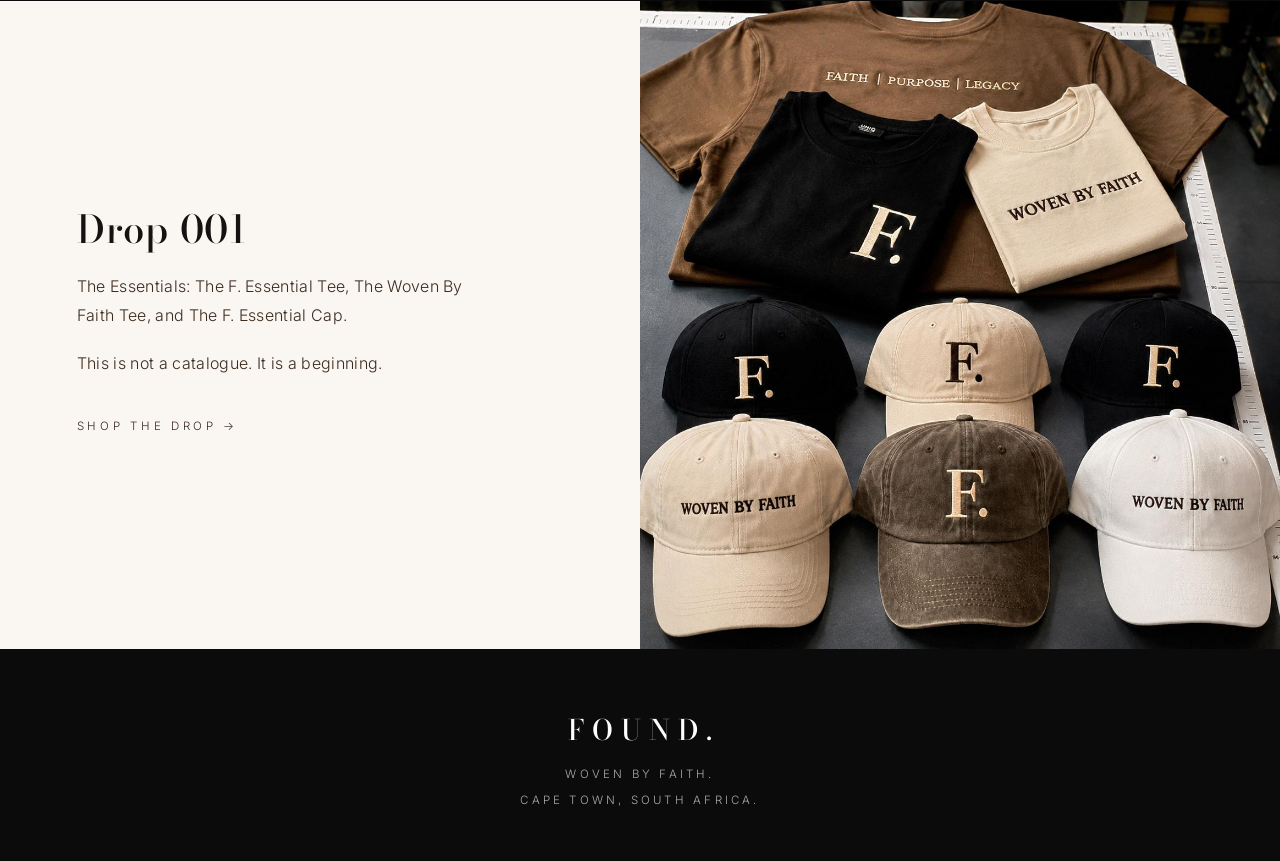
<file: story.html>
<!DOCTYPE html>
<html lang="en">
  <head>
    <meta charset="UTF-8" />
    <meta name="viewport" content="width=device-width, initial-scale=1.0" />
    <title>Our Story — FOUND.</title>
    <meta
      name="description"
      content="FOUND was created from a belief that what we wear can carry meaning. Woven by faith."
    />
    <link rel="icon" href="assets/mark-f.jpg" />
    <link rel="preconnect" href="https://fonts.googleapis.com" />
    <link rel="preconnect" href="https://fonts.gstatic.com" crossorigin />
    <link
      href="https://fonts.googleapis.com/css2?family=Bodoni+Moda:ital,opsz,wght@0,6..96,500;0,6..96,600;1,6..96,500&family=Inter:wght@300;400;500&display=swap"
      rel="stylesheet"
    />
    <link rel="stylesheet" href="css/styles.css" />
  </head>
  <body>
    <header class="site-header" data-solid="true">
      <div class="nav-left">
        <button class="menu-btn" type="button" data-open-menu>Menu</button>
        <a class="nav-link" href="shop.html">Shop</a>
        <a class="nav-link" href="index.html#drop">Drop 001</a>
        <a class="nav-link" href="story.html">Story</a>
      </div>
      <a class="logo" href="index.html">FOUND.</a>
      <div class="nav-right">
        <button class="bag-btn" type="button" data-open-cart>
          Bag <span class="bag-count" data-bag-count>0</span>
        </button>
      </div>
    </header>

    <nav class="mobile-nav" aria-label="Mobile">
      <button class="mobile-close" type="button" data-close-menu>Close</button>
      <a href="index.html">Home</a>
      <a href="shop.html">Shop</a>
      <a href="story.html">Story</a>
    </nav>

    <main class="story-page">
      <header class="story-open">
        <p class="eyebrow">Our story</p>
        <h1 class="display">Woven by Faith.</h1>
      </header>

      <section class="story-split">
        <img src="images/black_tee_front.jpeg" alt="FOUND Drop 001" />
        <div class="story-copy">
          <h2 class="display">More than clothing.</h2>
          <p>
            FOUND was created from a belief that what we wear can carry meaning. Rooted in faith, guided by purpose and made with intention, every piece is designed to become part of your journey — and the legacy you leave behind.
          </p>
          <p>Woven by Faith.</p>
        </div>
      </section>

      <section class="pillars-grid">
        <article>
          <h3>Faith</h3>
          <p>The work begins before the garment. Belief is the first thread.</p>
        </article>
        <article>
          <h3>Purpose</h3>
          <p>Nothing extra. Nothing accidental. Every piece has a reason to exist.</p>
        </article>
        <article>
          <h3>Legacy</h3>
          <p>Made to outlast a season. Worn, kept, and passed on.</p>
        </article>
      </section>

      <section class="story-split">
        <div class="story-copy">
          <h2 class="display">Drop 001</h2>
          <p>
            The Essentials: The F. Essential Tee, The Woven By Faith Tee, and The F. Essential Cap.
          </p>
          <p>This is not a catalogue. It is a beginning.</p>
          <p style="margin-top: 2rem">
            <a class="text-link" href="shop.html">Shop the drop →</a>
          </p>
        </div>
        <img src="images/caps and tees.jpeg" alt="Drop 001 collection" />
      </section>
    </main>

    <footer class="site-footer">
      <div class="footer-simple">
        <a class="logo" href="index.html">FOUND.</a>
        <p>Woven by faith.</p>
        <p>Cape Town, South Africa.</p>
      </div>
    </footer>

    <div class="cart-backdrop" data-close-cart></div>
    <aside class="cart" aria-label="Bag">
      <div class="cart-head">
        <h2>Bag</h2>
        <button type="button" data-close-cart>Close</button>
      </div>
      <div class="cart-body" data-cart-body></div>
      <div class="cart-foot" data-cart-foot hidden>
        <div class="cart-subtotal">
          <span>Subtotal</span>
          <span data-subtotal>R0</span>
        </div>
        <a class="checkout-btn" href="checkout.html">Checkout</a>
        <p class="checkout-note">Bank transfer only. Delivery is added at checkout.</p>
      </div>
    </aside>

    <script src="js/config.js"></script>
    <script src="js/app.js"></script>
  </body>
</html>
</file>
<file: css/styles.css>
:root {
  --black: #0b0b0b;
  --ink: #141311;
  --cream: #f3eee6;
  --linen: #e7dfd3;
  --ivory: #faf7f2;
  --chocolate: #3b2a1e;
  --taupe: #8a7764;
  --muted: #6f675e;
  --white: #ffffff;
  --line: rgba(20, 19, 17, 0.12);
  --line-light: rgba(255, 255, 255, 0.18);
  --serif: "Bodoni Moda", "Didot", "Playfair Display", serif;
  --sans: "Inter", "Helvetica Neue", Helvetica, Arial, sans-serif;
  --ease: cubic-bezier(0.22, 1, 0.36, 1);
  --header-h: 88px;
}

*,
*::before,
*::after {
  box-sizing: border-box;
  margin: 0;
  padding: 0;
}

html {
  scroll-behavior: smooth;
}

html.is-locked,
body.is-locked {
  overflow: hidden;
}

body {
  font-family: var(--sans);
  font-weight: 300;
  color: var(--ink);
  background: var(--cream);
  letter-spacing: 0.02em;
  line-height: 1.6;
  -webkit-font-smoothing: antialiased;
  text-rendering: optimizeLegibility;
}

img {
  max-width: 100%;
  display: block;
}

a {
  color: inherit;
  text-decoration: none;
}

button,
input,
select,
textarea {
  font-family: inherit;
  color: inherit;
}

button {
  background: none;
  border: none;
  cursor: pointer;
}

ul {
  list-style: none;
}

.sr-only {
  position: absolute;
  width: 1px;
  height: 1px;
  padding: 0;
  margin: -1px;
  overflow: hidden;
  clip: rect(0, 0, 0, 0);
  border: 0;
}

/* ---------- Preloader ---------- */
.preloader {
  position: fixed;
  inset: 0;
  z-index: 400;
  background: var(--black);
  color: var(--white);
  display: flex;
  align-items: center;
  justify-content: center;
  flex-direction: column;
  gap: 1.25rem;
  transition: transform 1.1s var(--ease), opacity 0.9s var(--ease);
}

.preloader.is-done {
  transform: translateY(-100%);
  opacity: 0;
  pointer-events: none;
}

.preloader__mark {
  font-family: var(--serif);
  font-size: clamp(4.5rem, 12vw, 8rem);
  font-weight: 500;
  line-height: 0.8;
  letter-spacing: -0.04em;
}

.preloader__name {
  font-family: var(--serif);
  font-size: 0.95rem;
  letter-spacing: 0.55em;
  text-indent: 0.55em;
}

.preloader__bar {
  width: 72px;
  height: 1px;
  background: rgba(255, 255, 255, 0.2);
  overflow: hidden;
  margin-top: 0.5rem;
}

.preloader__bar span {
  display: block;
  height: 100%;
  width: 0;
  background: var(--white);
  animation: load 1.4s var(--ease) forwards;
}

@keyframes load {
  to {
    width: 100%;
  }
}

/* ---------- Header ---------- */
.site-header {
  position: fixed;
  top: 0;
  left: 0;
  right: 0;
  z-index: 80;
  height: var(--header-h);
  display: grid;
  grid-template-columns: 1fr auto 1fr;
  align-items: center;
  padding: 0 clamp(1.25rem, 4vw, 3.5rem);
  color: var(--white);
  mix-blend-mode: difference;
  transition: color 0.4s ease;
}

.site-header.is-solid {
  mix-blend-mode: normal;
  color: var(--ink);
  background: rgba(243, 238, 230, 0.88);
  backdrop-filter: blur(16px);
  border-bottom: 1px solid var(--line);
}

.nav-left,
.nav-right {
  display: flex;
  align-items: center;
  gap: 1.75rem;
}

.nav-right {
  justify-content: flex-end;
}

.nav-link,
.bag-btn,
.menu-btn {
  font-size: 0.68rem;
  font-weight: 400;
  letter-spacing: 0.28em;
  text-transform: uppercase;
  position: relative;
}

.nav-link::after,
.footer-link::after,
.text-link::after {
  content: "";
  position: absolute;
  left: 0;
  bottom: -3px;
  width: 100%;
  height: 1px;
  background: currentColor;
  transform: scaleX(0);
  transform-origin: right;
  transition: transform 0.45s var(--ease);
}

.nav-link:hover::after,
.footer-link:hover::after,
.text-link:hover::after {
  transform: scaleX(1);
  transform-origin: left;
}

.logo {
  font-family: var(--serif);
  font-size: clamp(1.35rem, 2.2vw, 1.85rem);
  letter-spacing: 0.28em;
  text-indent: 0.28em;
  font-weight: 500;
  line-height: 1;
}

.bag-count {
  margin-left: 0.35rem;
}

.menu-btn {
  display: none;
}

/* ---------- Intro lockup ---------- */
.intro {
  position: relative;
  min-height: 100svh;
  background: var(--black);
  color: var(--white);
  display: flex;
  align-items: center;
  justify-content: center;
  text-align: center;
  padding: 6rem 1.5rem;
}

.intro__lockup {
  display: flex;
  flex-direction: column;
  align-items: center;
}

.intro__mark {
  font-family: var(--serif);
  font-size: clamp(5rem, 16vw, 10rem);
  line-height: 0.75;
  letter-spacing: -0.045em;
  font-weight: 500;
}

.intro__brand {
  margin-top: 1.1rem;
  font-family: var(--serif);
  font-size: clamp(1.6rem, 4vw, 2.6rem);
  letter-spacing: 0.42em;
  text-indent: 0.42em;
  font-weight: 500;
}

.intro__sub {
  margin-top: 0.7rem;
  font-size: 0.72rem;
  letter-spacing: 0.72em;
  text-indent: 0.72em;
  font-weight: 300;
  opacity: 0.78;
}

.intro__line {
  margin-top: 2.8rem;
  font-size: clamp(0.72rem, 1.4vw, 0.82rem);
  letter-spacing: 0.42em;
  text-indent: 0.42em;
  text-transform: uppercase;
  font-weight: 300;
}

.intro__scroll {
  position: absolute;
  left: 50%;
  bottom: 2.2rem;
  transform: translateX(-50%);
  display: flex;
  flex-direction: column;
  align-items: center;
  gap: 0.45rem;
  color: #fff;
  z-index: 2;
}

.intro__scroll span {
  font-size: 0.62rem;
  letter-spacing: 0.4em;
  text-indent: 0.4em;
  text-transform: uppercase;
  opacity: 0.8;
}

.intro__scroll svg {
  width: 28px;
  height: 28px;
  stroke: currentColor;
  fill: none;
  stroke-width: 1.4;
  stroke-linecap: round;
  stroke-linejoin: round;
  animation: bounce-arrow 1.5s ease-in-out infinite;
}

@keyframes bounce-arrow {
  0%,
  100% {
    transform: translateY(0);
    opacity: 0.45;
  }
  50% {
    transform: translateY(12px);
    opacity: 1;
  }
}

.intro__lockup {
  display: flex;
  flex-direction: column;
  align-items: center;
}

.intro__mark {
  font-family: var(--serif);
  font-size: clamp(5rem, 16vw, 10rem);
  line-height: 0.75;
  letter-spacing: -0.045em;
  font-weight: 500;
}

.intro__brand {
  margin-top: 1.1rem;
  font-family: var(--serif);
  font-size: clamp(1.6rem, 4vw, 2.6rem);
  letter-spacing: 0.42em;
  text-indent: 0.42em;
  font-weight: 500;
}

.intro__sub {
  margin-top: 0.7rem;
  font-size: 0.72rem;
  letter-spacing: 0.72em;
  text-indent: 0.72em;
  font-weight: 300;
  opacity: 0.78;
}

.intro__line {
  margin-top: 2.8rem;
  font-size: clamp(0.72rem, 1.4vw, 0.82rem);
  letter-spacing: 0.42em;
  text-indent: 0.42em;
  text-transform: uppercase;
  font-weight: 300;
}

/* ---------- Hero campaign ---------- */
.hero {
  display: flex;
  align-items: center;
  justify-content: center;
  min-height: 100svh;
  padding: clamp(2rem, 4vw, 3.5rem) clamp(1.25rem, 5vw, 4rem);
  background: var(--black);
  color: var(--white);
}

/* Sized off the viewport height and capped at the source width (914px),
   so the photo is never scaled up past its native resolution. */
.hero__frame {
  position: relative;
  width: min(100%, 914px, calc(80svh * 0.714));
  aspect-ratio: 914 / 1280;
  overflow: hidden;
}

.hero__frame img {
  width: 100%;
  height: 100%;
  object-fit: cover;
}

.hero__veil {
  position: absolute;
  inset: 0;
  background: linear-gradient(
    to top,
    rgba(11, 11, 11, 0.72) 0%,
    rgba(11, 11, 11, 0.05) 42%,
    rgba(11, 11, 11, 0.2) 100%
  );
}

.hero__content {
  position: absolute;
  left: 0;
  right: 0;
  bottom: 6%;
  text-align: center;
  padding: 0 1.25rem;
}

.hero__content h2 {
  margin: 0.7rem 0 1.2rem;
  font-size: clamp(1.5rem, 3.2vw, 2.5rem);
  letter-spacing: 0.08em;
}

.hero__content .text-link {
  color: #fff;
}

.brand-statement {
  min-height: 88svh;
  display: flex;
  flex-direction: column;
  align-items: center;
  justify-content: center;
  gap: clamp(1.4rem, 4vw, 2.8rem);
  text-align: center;
  background: var(--black);
  color: var(--white);
  padding: 6rem 1.5rem;
}

.brand-statement p {
  font-family: var(--serif);
  font-size: clamp(2.6rem, 8vw, 6.2rem);
  font-weight: 500;
  letter-spacing: 0.14em;
  line-height: 0.95;
}

.editorial-trio {
  display: grid;
  grid-template-columns: repeat(3, 1fr);
  gap: clamp(0.6rem, 1.6vw, 1.4rem);
  padding: clamp(3rem, 7vw, 6rem) clamp(1.25rem, 5vw, 5rem);
  background: var(--ivory);
}

/* Native ratio of the source files, so nothing is cropped */
.editorial-trio img {
  display: block;
  width: 100%;
  aspect-ratio: 914 / 1280;
  object-fit: cover;
}

.manifesto img {
  width: 100%;
  height: 88svh;
  object-fit: cover;
  object-position: center 30%;
}

.manifesto__copy {
  background: var(--black);
  color: var(--white);
  text-align: center;
  padding: clamp(5rem, 10vw, 8.5rem) 1.5rem;
}

.manifesto__copy h2 {
  margin-bottom: 1.8rem;
  font-size: clamp(2.2rem, 5.5vw, 4.2rem);
}

.manifesto__copy p {
  font-size: 0.82rem;
  letter-spacing: 0.32em;
  text-transform: uppercase;
  margin: 0.7rem 0;
  opacity: 0.82;
}

.drop-set {
  display: grid;
  grid-template-columns: 1.15fr 0.85fr;
  background: var(--ivory);
}

.drop-set img {
  width: 100%;
  height: 100%;
  min-height: 72vh;
  object-fit: cover;
}

.drop-set__copy {
  display: flex;
  flex-direction: column;
  justify-content: center;
  padding: clamp(2.5rem, 6vw, 5rem);
}

.drop-set__copy h2 {
  margin: 0.7rem 0 1rem;
  font-size: clamp(2.4rem, 5vw, 4rem);
}

.drop-set__price {
  font-size: 1rem;
  letter-spacing: 0.08em;
  color: var(--muted);
  margin-bottom: 1.6rem;
}

.join-chapter {
  background: var(--cream);
  text-align: center;
  padding: clamp(4.5rem, 9vw, 7.5rem) 1.5rem;
}

.join-chapter h2 {
  font-size: clamp(2rem, 4.5vw, 3.2rem);
  margin-bottom: 0.8rem;
}

.join-chapter p {
  color: var(--muted);
  margin-bottom: 1.6rem;
}

.join-chapter form {
  display: flex;
  max-width: 420px;
  margin: 0 auto;
  border-bottom: 1px solid var(--line);
}

.join-chapter input {
  flex: 1;
  background: transparent;
  border: 0;
  padding: 0.8rem 0;
  outline: none;
  font-size: 0.9rem;
}

.join-chapter button {
  font-size: 0.68rem;
  letter-spacing: 0.24em;
  text-transform: uppercase;
  padding-left: 1rem;
}

.footer-simple {
  padding: 4.2rem 4vw 3.2rem;
  text-align: center;
}

.site-footer:has(.footer-simple) {
  padding: 0;
}

.join-chapter .thanks {
  font-size: 0.82rem;
  letter-spacing: 0.12em;
}

.footer-simple .logo {
  display: inline-block;
  margin-bottom: 0.9rem;
}

.footer-simple p {
  font-size: 0.72rem;
  letter-spacing: 0.28em;
  text-transform: uppercase;
  opacity: 0.65;
  margin-top: 0.45rem;
}

.story-band__body {
  max-width: 38ch;
  margin: 1.6rem auto 1.4rem;
  font-size: 1.02rem;
  line-height: 1.85;
  color: var(--chocolate);
}

.product-card__blurb {
  margin-top: 0.25rem;
  font-size: 0.72rem;
  letter-spacing: 0.08em;
  color: var(--muted);
}

.color-row {
  margin-top: 2rem;
}

.color-row p,
.size-row p,
.qty-row p,
.pdp-acc button {
  font-size: 0.64rem;
  letter-spacing: 0.28em;
  text-transform: uppercase;
}

.color-options,
.size-options {
  display: flex;
  flex-wrap: wrap;
  align-items: baseline;
  gap: 0.15rem 0;
  margin-top: 0.75rem;
}

.color-options button,
.size-options button {
  min-width: 0;
  height: auto;
  padding: 0.15rem 0;
  border: 0;
  background: none;
  font-size: 0.86rem;
  letter-spacing: 0.08em;
  color: var(--ink);
  opacity: 0.38;
}

.color-options button:not(:last-child)::after,
.size-options button:not(:last-child)::after {
  content: "·";
  margin: 0 0.55rem;
  opacity: 0.45;
  pointer-events: none;
}

.color-options button.is-active,
.color-options button:hover,
.size-options button.is-active,
.size-options button:hover {
  opacity: 1;
  background: none;
  color: var(--ink);
  border: 0;
}

.size-row.is-error .size-options button {
  color: #8a3b2a;
}

.pdp-acc {
  margin-top: 2.4rem;
  border-top: 1px solid var(--line);
}

.pdp-acc__item {
  border-bottom: 1px solid var(--line);
}

.pdp-acc button {
  width: 100%;
  display: flex;
  justify-content: space-between;
  align-items: center;
  padding: 1.05rem 0;
}

.pdp-acc__body {
  display: none;
  padding: 0 0 1.1rem;
  font-size: 0.9rem;
  line-height: 1.75;
  color: var(--chocolate);
  letter-spacing: 0.02em;
  text-transform: none;
}

.pdp-acc__item.is-open .pdp-acc__body {
  display: block;
}

.pdp-acc__item.is-open span {
  transform: rotate(45deg);
  display: inline-block;
}

.scroll-cue {
  position: absolute;
  right: clamp(1.25rem, 4vw, 3.5rem);
  bottom: 6vh;
  writing-mode: vertical-rl;
  font-size: 0.62rem;
  letter-spacing: 0.38em;
  text-transform: uppercase;
  mix-blend-mode: difference;
  color: #fff;
}

/* ---------- Common type ---------- */
.eyebrow {
  font-size: 0.68rem;
  letter-spacing: 0.42em;
  text-indent: 0.42em;
  text-transform: uppercase;
  font-weight: 400;
}

.display {
  font-family: var(--serif);
  font-weight: 500;
  line-height: 1.05;
  letter-spacing: 0.02em;
}

.text-link {
  position: relative;
  display: inline-block;
  font-size: 0.72rem;
  letter-spacing: 0.32em;
  text-transform: uppercase;
}

.section-pad {
  padding: clamp(4.5rem, 10vw, 9rem) clamp(1.25rem, 5vw, 5rem);
}

/* ---------- Drop ---------- */
.drop {
  min-height: 88svh;
  display: flex;
  flex-direction: column;
  align-items: center;
  justify-content: center;
  text-align: center;
  background: var(--black);
  color: var(--white);
  gap: 1.75rem;
}

.drop .eyebrow {
  opacity: 0.7;
}

.drop h2 {
  font-family: var(--serif);
  font-size: clamp(1.7rem, 5vw, 3.6rem);
  font-weight: 500;
  letter-spacing: 0.12em;
}

.drop h2 span {
  margin: 0 0.35em;
  opacity: 0.35;
  font-weight: 400;
}

.drop .text-link {
  margin-top: 1.5rem;
}

/* ---------- Editorial pair ---------- */
.editorial {
  display: grid;
  grid-template-columns: 1fr 1fr;
  background: var(--black);
}

.editorial figure {
  position: relative;
  min-height: 92svh;
  overflow: hidden;
}

.editorial img {
  width: 100%;
  height: 100%;
  object-fit: cover;
  transition: transform 1.4s var(--ease);
}

.editorial figure:hover img {
  transform: scale(1.04);
}

.editorial figcaption {
  position: absolute;
  left: 1.5rem;
  bottom: 1.5rem;
  color: var(--white);
  font-size: 0.64rem;
  letter-spacing: 0.32em;
  text-transform: uppercase;
}

/* ---------- Feature ---------- */
.feature {
  position: relative;
  min-height: 92svh;
  overflow: hidden;
  background: var(--black);
  color: var(--white);
}

.feature img {
  width: 100%;
  height: 92svh;
  object-fit: cover;
  object-position: center 30%;
}

.feature__veil {
  position: absolute;
  inset: 0;
  background: linear-gradient(to top, rgba(11, 11, 11, 0.78), transparent 50%);
}

.feature__copy {
  position: absolute;
  left: 0;
  right: 0;
  bottom: 10vh;
  text-align: center;
  padding: 0 1.5rem;
}

.feature__copy h2 {
  margin: 0.85rem 0 0.7rem;
  font-size: clamp(2.4rem, 6vw, 5rem);
  letter-spacing: 0.06em;
}

.feature__copy p {
  font-size: 0.95rem;
  font-weight: 300;
  letter-spacing: 0.08em;
  opacity: 0.88;
}

.feature__copy .text-link {
  margin-top: 1.6rem;
}

/* ---------- Collection / FOG shop strip ---------- */
.collection {
  background: var(--ivory);
}

.collection__head {
  display: flex;
  justify-content: space-between;
  align-items: flex-end;
  gap: 1rem;
  margin-bottom: clamp(2.5rem, 5vw, 4rem);
}

.collection__head h2 {
  font-size: clamp(2rem, 4.5vw, 3.4rem);
}

.product-grid {
  display: grid;
  grid-template-columns: repeat(3, 1fr);
  gap: clamp(1.25rem, 3vw, 2.5rem);
}

.product-card {
  display: block;
}

.product-card__media {
  background: var(--cream);
  aspect-ratio: 3 / 4;
  overflow: hidden;
}

.product-card__media img {
  width: 100%;
  height: 100%;
  object-fit: cover;
  transition: transform 1.1s var(--ease);
}

.product-card:hover img {
  transform: scale(1.045);
}

.product-card__meta {
  padding: 1.15rem 0.1rem 0;
}

.product-card__name {
  font-size: 0.78rem;
  letter-spacing: 0.14em;
  text-transform: uppercase;
}

.product-card__price {
  margin-top: 0.35rem;
  font-size: 0.78rem;
  color: var(--muted);
  letter-spacing: 0.08em;
}

/* ---------- Story band ---------- */
.story-band {
  background: var(--cream);
  text-align: center;
}

.story-band h2 {
  margin: 1.4rem auto 1.4rem;
  max-width: 14ch;
  font-size: clamp(2.4rem, 6vw, 4.6rem);
}

.story-band .lede {
  font-size: 0.82rem;
  letter-spacing: 0.38em;
  text-transform: uppercase;
  color: var(--chocolate);
}

.story-band .text-link {
  margin-top: 2.4rem;
}

/* ---------- Chapter ---------- */
.chapter {
  position: relative;
  min-height: 100svh;
  overflow: hidden;
  background: var(--black);
  color: var(--white);
}

.chapter img {
  width: 100%;
  height: 100svh;
  object-fit: cover;
  filter: brightness(0.55);
}

.chapter__copy {
  position: absolute;
  inset: 0;
  display: flex;
  flex-direction: column;
  align-items: center;
  justify-content: center;
  text-align: center;
  padding: 2rem;
}

.chapter__copy h2 {
  margin-top: 1rem;
  font-size: clamp(2rem, 5vw, 3.8rem);
  font-style: italic;
  letter-spacing: 0.04em;
  max-width: 12ch;
}

/* ---------- Footer ---------- */
.site-footer {
  background: var(--black);
  color: var(--white);
  padding: clamp(4rem, 8vw, 6.5rem) clamp(1.25rem, 5vw, 5rem) 2rem;
}

.footer-grid {
  display: grid;
  grid-template-columns: 1.2fr 0.8fr 1fr;
  gap: 3rem;
  padding-bottom: 4rem;
  border-bottom: 1px solid var(--line-light);
}

.footer-brand .logo {
  font-size: 1.7rem;
}

.footer-brand .threads {
  margin-top: 0.45rem;
  font-size: 0.68rem;
  letter-spacing: 0.62em;
  text-indent: 0.62em;
  opacity: 0.65;
}

.footer-brand p {
  margin-top: 1.5rem;
  max-width: 28ch;
  font-size: 0.9rem;
  line-height: 1.7;
  opacity: 0.72;
}

.footer-nav {
  display: flex;
  flex-direction: column;
  gap: 0.85rem;
  padding-top: 0.4rem;
}

.footer-link {
  position: relative;
  display: inline-block;
  width: fit-content;
  font-size: 0.7rem;
  letter-spacing: 0.28em;
  text-transform: uppercase;
}

.newsletter h3 {
  font-size: 0.7rem;
  letter-spacing: 0.32em;
  text-transform: uppercase;
  font-weight: 400;
  margin-bottom: 1rem;
}

.newsletter p {
  font-size: 0.88rem;
  opacity: 0.68;
  margin-bottom: 1.2rem;
}

.newsletter form {
  display: flex;
  border-bottom: 1px solid rgba(255, 255, 255, 0.35);
}

.newsletter input {
  flex: 1;
  background: transparent;
  border: 0;
  padding: 0.7rem 0;
  outline: none;
  font-size: 0.85rem;
  letter-spacing: 0.04em;
}

.newsletter input::placeholder {
  color: rgba(255, 255, 255, 0.4);
}

.newsletter button {
  font-size: 0.68rem;
  letter-spacing: 0.24em;
  text-transform: uppercase;
  padding: 0.7rem 0 0.7rem 1rem;
}

.newsletter .thanks {
  font-size: 0.82rem;
  letter-spacing: 0.12em;
}

.footer-base {
  display: flex;
  justify-content: space-between;
  gap: 1rem;
  padding-top: 1.5rem;
  font-size: 0.64rem;
  letter-spacing: 0.18em;
  text-transform: uppercase;
  opacity: 0.45;
}

/* ---------- Page heroes ---------- */
.page-hero {
  padding: calc(var(--header-h) + 4.5rem) clamp(1.25rem, 5vw, 5rem) 3rem;
  background: var(--ivory);
  text-align: center;
}

.page-hero h1 {
  margin-top: 0.8rem;
  font-size: clamp(2.6rem, 6vw, 4.4rem);
}

.page-hero p {
  margin-top: 0.9rem;
  font-size: 0.78rem;
  letter-spacing: 0.28em;
  text-transform: uppercase;
  color: var(--muted);
}

/* ---------- Shop ---------- */
.shop-page {
  background: var(--ivory);
  min-height: 100svh;
}

.shop-toolbar {
  display: flex;
  justify-content: center;
  gap: 2rem;
  padding: 0 clamp(1.25rem, 5vw, 5rem) 3rem;
}

.filter-btn {
  font-size: 0.68rem;
  letter-spacing: 0.28em;
  text-transform: uppercase;
  opacity: 0.4;
  padding-bottom: 4px;
  border-bottom: 1px solid transparent;
}

.filter-btn.is-active {
  opacity: 1;
  border-color: var(--ink);
}

.shop-grid {
  padding: 0 clamp(1.25rem, 5vw, 5rem) 6rem;
}

/* ---------- Product detail ---------- */
.pdp {
  background: var(--ivory);
  min-height: 100svh;
  display: grid;
  grid-template-columns: 1.15fr 0.85fr;
  gap: clamp(2rem, 5vw, 5rem);
  padding: calc(var(--header-h) + 2rem) clamp(1.25rem, 5vw, 5rem) 6rem;
}

.pdp-gallery__main {
  background: var(--cream);
  aspect-ratio: 3 / 4;
  overflow: hidden;
}

.pdp-gallery__main img {
  width: 100%;
  height: 100%;
  object-fit: cover;
}

.pdp-thumbs {
  display: grid;
  grid-template-columns: repeat(4, 1fr);
  gap: 0.6rem;
  margin-top: 0.6rem;
}

.pdp-thumbs button {
  background: var(--cream);
  aspect-ratio: 3 / 4;
  overflow: hidden;
  border: 1px solid transparent;
}

.pdp-thumbs button.is-active {
  border-color: var(--ink);
}

.pdp-thumbs img {
  width: 100%;
  height: 100%;
  object-fit: cover;
}

.pdp-info {
  padding-top: 1.5rem;
  max-width: 420px;
}

.pdp-info h1 {
  font-size: clamp(2rem, 4vw, 3.1rem);
  margin: 0 0 0.55rem;
}

.pdp-info .eyebrow {
  margin-bottom: 1.05rem;
}

.pdp-price {
  font-size: 0.95rem;
  letter-spacing: 0.12em;
  color: var(--muted);
}

.pdp-desc {
  margin-top: 1.8rem;
  font-size: 0.95rem;
  line-height: 1.75;
  color: var(--chocolate);
}

.pdp-details {
  margin-top: 1.5rem;
  display: flex;
  flex-direction: column;
  gap: 0.4rem;
}

.pdp-details li {
  font-size: 0.72rem;
  letter-spacing: 0.16em;
  text-transform: uppercase;
  color: var(--muted);
}

.size-row {
  margin-top: 2.1rem;
}

.qty-row {
  margin-top: 1.8rem;
}

.qty-row p {
  margin-bottom: 0.8rem;
}

.qty-picker {
  display: flex;
  align-items: center;
  width: fit-content;
  border: 1px solid var(--line);
}

.qty-picker button {
  width: 44px;
  height: 44px;
  font-size: 1.1rem;
  line-height: 1;
}

.qty-picker input {
  width: 56px;
  height: 44px;
  border: 0;
  border-left: 1px solid var(--line);
  border-right: 1px solid var(--line);
  background: transparent;
  text-align: center;
  font-size: 0.9rem;
  outline: none;
  -moz-appearance: textfield;
}

.qty-picker input::-webkit-outer-spin-button,
.qty-picker input::-webkit-inner-spin-button {
  -webkit-appearance: none;
  margin: 0;
}

.add-btn {
  margin-top: 1.5rem;
  width: 100%;
  height: 54px;
  background: var(--ink);
  color: var(--cream);
  font-size: 0.7rem;
  letter-spacing: 0.32em;
  text-transform: uppercase;
  transition: opacity 0.3s ease;
}

.add-btn:hover {
  opacity: 0.82;
}

.pdp-note {
  margin-top: 1.2rem;
  font-size: 0.72rem;
  letter-spacing: 0.08em;
  color: var(--muted);
}

/* ---------- Story page ---------- */
.story-page {
  background: var(--cream);
}

.story-open {
  padding: calc(var(--header-h) + 5rem) clamp(1.25rem, 5vw, 5rem) 4rem;
  text-align: center;
}

.story-open h1 {
  margin: 1rem auto 1.5rem;
  max-width: 16ch;
  font-size: clamp(2.6rem, 7vw, 5.2rem);
}

.story-open .mission {
  display: flex;
  flex-direction: column;
  gap: 0.7rem;
  margin-top: 2.5rem;
  font-size: 0.72rem;
  letter-spacing: 0.38em;
  text-transform: uppercase;
  color: var(--chocolate);
}

.story-split {
  display: grid;
  grid-template-columns: 1fr 1fr;
}

.story-split img {
  width: 100%;
  height: 100%;
  min-height: 72vh;
  object-fit: cover;
}

.story-copy {
  display: flex;
  flex-direction: column;
  justify-content: center;
  padding: clamp(2.5rem, 6vw, 5.5rem);
  background: var(--ivory);
}

.story-copy h2 {
  font-size: clamp(1.8rem, 3vw, 2.6rem);
  margin-bottom: 1.4rem;
}

.story-copy p {
  font-size: 1rem;
  line-height: 1.85;
  color: var(--chocolate);
  max-width: 42ch;
}

.story-copy p + p {
  margin-top: 1.1rem;
}

.pillars-grid {
  display: grid;
  grid-template-columns: repeat(3, 1fr);
  gap: 2rem;
  padding: clamp(4rem, 8vw, 7rem) clamp(1.25rem, 5vw, 5rem);
  background: var(--black);
  color: var(--white);
  text-align: center;
}

.pillars-grid article h3 {
  font-family: var(--serif);
  font-size: clamp(1.6rem, 3vw, 2.2rem);
  margin-bottom: 1rem;
}

.pillars-grid article p {
  font-size: 0.9rem;
  line-height: 1.75;
  opacity: 0.72;
  max-width: 28ch;
  margin: 0 auto;
}

.identity-plate {
  padding: clamp(3rem, 7vw, 5rem) clamp(1.25rem, 5vw, 5rem);
  display: flex;
  justify-content: center;
  background: var(--black);
}

.identity-plate img {
  width: min(420px, 100%);
}

/* ---------- Cart ---------- */
.cart-backdrop {
  position: fixed;
  inset: 0;
  background: rgba(11, 11, 11, 0.42);
  z-index: 120;
  opacity: 0;
  pointer-events: none;
  transition: opacity 0.4s ease;
}

.cart-backdrop.is-open {
  opacity: 1;
  pointer-events: auto;
}

.cart {
  position: fixed;
  top: 0;
  right: 0;
  z-index: 130;
  width: min(440px, 100%);
  height: 100%;
  background: var(--ivory);
  color: var(--ink);
  transform: translateX(100%);
  transition: transform 0.55s var(--ease);
  display: flex;
  flex-direction: column;
}

.cart.is-open {
  transform: translateX(0);
}

.cart-head {
  display: flex;
  justify-content: space-between;
  align-items: center;
  padding: 1.6rem 1.5rem;
  border-bottom: 1px solid var(--line);
}

.cart-head h2,
.cart-head button {
  font-size: 0.72rem;
  letter-spacing: 0.32em;
  text-transform: uppercase;
  font-weight: 400;
}

.cart-body {
  flex: 1;
  overflow-y: auto;
  padding: 1.5rem;
}

.cart-empty {
  font-size: 0.9rem;
  color: var(--muted);
  padding: 2rem 0;
}

.cart-item {
  display: grid;
  grid-template-columns: 88px 1fr auto;
  gap: 0.9rem;
  padding: 1rem 0;
  border-bottom: 1px solid var(--line);
}

.cart-item img {
  width: 88px;
  height: 110px;
  object-fit: cover;
  background: var(--cream);
}

.cart-item h3 {
  font-size: 0.78rem;
  letter-spacing: 0.1em;
  text-transform: uppercase;
  font-weight: 400;
}

.cart-item p {
  margin-top: 0.3rem;
  font-size: 0.72rem;
  color: var(--muted);
}

.cart-item__aside {
  display: flex;
  flex-direction: column;
  align-items: flex-end;
  gap: 0.7rem;
}

.cart-item__total {
  margin-top: 0;
  font-size: 0.82rem;
  letter-spacing: 0.06em;
  color: var(--ink);
}

.remove-item {
  font-size: 0.62rem;
  letter-spacing: 0.16em;
  text-transform: uppercase;
  margin-top: 0.7rem;
  opacity: 0.55;
}

.qty {
  display: flex;
  align-items: center;
  gap: 0.55rem;
  font-size: 0.78rem;
}

.qty button {
  width: 28px;
  height: 28px;
  border: 1px solid var(--line);
  font-size: 1rem;
  line-height: 1;
}

.cart-foot {
  padding: 1.4rem 1.5rem 1.8rem;
  border-top: 1px solid var(--line);
}

.cart-subtotal {
  display: flex;
  justify-content: space-between;
  font-size: 0.78rem;
  letter-spacing: 0.16em;
  text-transform: uppercase;
  margin-bottom: 1rem;
}

.checkout-btn,
.primary-btn {
  width: 100%;
  height: 52px;
  background: var(--ink);
  color: var(--cream);
  font-size: 0.68rem;
  letter-spacing: 0.28em;
  text-transform: uppercase;
  display: flex;
  align-items: center;
  justify-content: center;
  border: 0;
}

.checkout-note {
  margin-top: 0.8rem;
  font-size: 0.72rem;
  color: var(--muted);
  text-align: center;
}

.checkout-form {
  display: none;
  flex-direction: column;
  gap: 0.7rem;
}

.checkout-form.is-visible,
.checkout-form[style*="flex"] {
  display: flex;
}

.checkout-form input {
  background: transparent;
  border: 0;
  border-bottom: 1px solid var(--line);
  padding: 0.7rem 0;
  outline: none;
  font-size: 0.88rem;
}

.order-confirm {
  display: none;
  text-align: center;
  padding: 1rem 0 0.4rem;
}

.order-confirm h3 {
  font-family: var(--serif);
  font-size: 1.6rem;
  margin-bottom: 0.7rem;
}

.order-confirm p {
  font-size: 0.88rem;
  color: var(--muted);
}

/* ---------- Checkout ---------- */
.checkout-page {
  background: var(--ivory);
  min-height: 100svh;
}

.checkout-layout {
  display: grid;
  grid-template-columns: 1.3fr 0.7fr;
  gap: clamp(2rem, 5vw, 4rem);
  padding: 0 clamp(1.25rem, 5vw, 5rem) 6rem;
  align-items: start;
}

.checkout-panel,
.checkout-summary {
  background: var(--white);
  padding: clamp(1.4rem, 3vw, 2rem);
  border: 1px solid var(--line);
}

.checkout-panel section + section {
  margin-top: 2.4rem;
  padding-top: 2rem;
  border-top: 1px solid var(--line);
}

.checkout-panel h2,
.checkout-summary h2 {
  font-size: 0.72rem;
  letter-spacing: 0.28em;
  text-transform: uppercase;
  font-weight: 400;
  margin-bottom: 1.2rem;
}

.field-grid {
  display: grid;
  grid-template-columns: 1fr 1fr;
  gap: 1rem;
}

.field-grid .span-2 {
  grid-column: 1 / -1;
}

.field-grid label,
.ref-field {
  display: flex;
  flex-direction: column;
  gap: 0.4rem;
  font-size: 0.68rem;
  letter-spacing: 0.16em;
  text-transform: uppercase;
}

.field-grid input,
.field-grid select,
.field-grid textarea,
.ref-field input {
  border: 0;
  border-bottom: 1px solid var(--line);
  background: transparent;
  padding: 0.7rem 0;
  font-size: 0.92rem;
  letter-spacing: 0.02em;
  text-transform: none;
  outline: none;
}

.pay-method {
  border: 1px solid var(--ink);
  padding: 1rem 1.1rem;
  margin-bottom: 1.2rem;
}

.pay-method__title {
  font-size: 0.78rem;
  letter-spacing: 0.16em;
  text-transform: uppercase;
}

.pay-method__note {
  margin-top: 0.45rem;
  font-size: 0.82rem;
  color: var(--muted);
  letter-spacing: 0.02em;
  text-transform: none;
}

.bank-box {
  display: grid;
  gap: 0.55rem;
  padding: 1rem 0 1.2rem;
}

.bank-box div {
  display: flex;
  justify-content: space-between;
  gap: 1rem;
  font-size: 0.82rem;
}

.bank-box dt {
  color: var(--muted);
  letter-spacing: 0.08em;
  text-transform: uppercase;
  font-size: 0.64rem;
}

.ref-guide {
  font-size: 0.85rem;
  margin: 0.4rem 0 1rem;
}

.ref-guide .text-link {
  margin-left: 0.8rem;
}

.ref-warn,
.form-error {
  color: #8a3b2a;
  font-size: 0.8rem;
  margin: 0.7rem 0;
  letter-spacing: 0.02em;
}

.ref-hint {
  margin-top: 0.55rem;
  font-size: 0.78rem;
  color: var(--muted);
}

.add-btn:disabled {
  opacity: 0.35;
  cursor: not-allowed;
}

.summary-line {
  display: flex;
  justify-content: space-between;
  gap: 1rem;
  font-size: 0.8rem;
  padding: 0.65rem 0;
  border-bottom: 1px solid var(--line);
}

.summary-totals {
  margin-top: 0.4rem;
}

.summary-totals .summary-line {
  color: var(--muted);
  border-bottom: 0;
  padding: 0.35rem 0;
}

.summary-totals .summary-line:first-child {
  padding-top: 0.8rem;
}

.checkout-summary .cart-subtotal {
  margin-top: 0.9rem;
  padding-top: 0.9rem;
  border-top: 1px solid var(--line);
}

.checkout-summary .checkout-note + .checkout-note {
  margin-top: 0.5rem;
}

.checkout-done {
  text-align: center;
  padding: 0 clamp(1.25rem, 5vw, 5rem) 7rem;
}

.checkout-done h2 {
  margin: 0.8rem 0 1rem;
  font-size: clamp(2rem, 5vw, 3.4rem);
}

.checkout-done p {
  max-width: 42ch;
  margin: 0 auto 2rem;
  color: var(--chocolate);
}

@media (max-width: 900px) {
  .checkout-layout,
  .field-grid {
    grid-template-columns: 1fr;
  }

  .field-grid .span-2 {
    grid-column: auto;
  }
}

/* ---------- Mobile nav ---------- */
.mobile-nav {
  position: fixed;
  inset: 0;
  z-index: 110;
  background: var(--black);
  color: var(--white);
  display: flex;
  flex-direction: column;
  justify-content: center;
  padding: 2rem;
  gap: 1.6rem;
  transform: translateY(-100%);
  transition: transform 0.55s var(--ease);
}

.mobile-nav.is-open {
  transform: translateY(0);
}

.mobile-nav a {
  font-family: var(--serif);
  font-size: clamp(2.2rem, 8vw, 3.4rem);
}

.mobile-close {
  position: absolute;
  top: 1.6rem;
  right: 1.4rem;
  font-size: 0.68rem;
  letter-spacing: 0.28em;
  text-transform: uppercase;
}

/* ---------- Reveals ---------- */
.reveal {
  opacity: 0;
  transform: translateY(28px);
}

.reveal.is-ready {
  animation: reveal 1s var(--ease) forwards;
}

.reveal-delay-1 {
  animation-delay: 0.15s;
}
.reveal-delay-2 {
  animation-delay: 0.3s;
}
.reveal-delay-3 {
  animation-delay: 0.45s;
}

@keyframes reveal {
  to {
    opacity: 1;
    transform: none;
  }
}

.in-view {
  opacity: 0;
  transform: translateY(36px);
  transition: opacity 1s var(--ease), transform 1s var(--ease);
}

.in-view.is-visible {
  opacity: 1;
  transform: none;
}

/* ---------- Responsive ---------- */
@media (max-width: 980px) {
  .product-grid {
    grid-template-columns: 1fr 1fr;
  }

  .pdp {
    grid-template-columns: 1fr;
  }

  .pdp-info {
    max-width: none;
    padding-top: 0.5rem;
  }

  .drop-set {
    grid-template-columns: 1fr;
  }

  .footer-grid,
  .story-split,
  .pillars-grid {
    grid-template-columns: 1fr;
  }

  .story-split img {
    min-height: 56vh;
  }
}

@media (max-width: 760px) {
  :root {
    --header-h: 72px;
  }

  .nav-left .nav-link {
    display: none;
  }

  .menu-btn {
    display: block;
  }

  .editorial,
  .editorial-trio,
  .product-grid {
    grid-template-columns: 1fr;
  }

  .editorial figure {
    min-height: 72svh;
  }

  .collection__head {
    flex-direction: column;
    align-items: flex-start;
  }

  .brand-statement {
    min-height: 72svh;
    padding: 5rem 1.25rem;
  }

  .manifesto img {
    height: 72svh;
  }

  .editorial-trio {
    gap: 0.5rem;
    padding: 3rem 1.25rem;
  }

  .pdp-thumbs {
    grid-template-columns: repeat(4, 1fr);
  }

  .scroll-cue {
    display: none;
  }

  .drop h2 {
    display: flex;
    flex-direction: column;
    gap: 0.55rem;
    letter-spacing: 0.18em;
  }

  .drop h2 span {
    display: none;
  }

  .footer-base {
    flex-direction: column;
  }
}

@media (prefers-reduced-motion: reduce) {
  html {
    scroll-behavior: auto;
  }

  *,
  *::before,
  *::after {
    animation: none !important;
    transition: none !important;
  }
}
</file>
